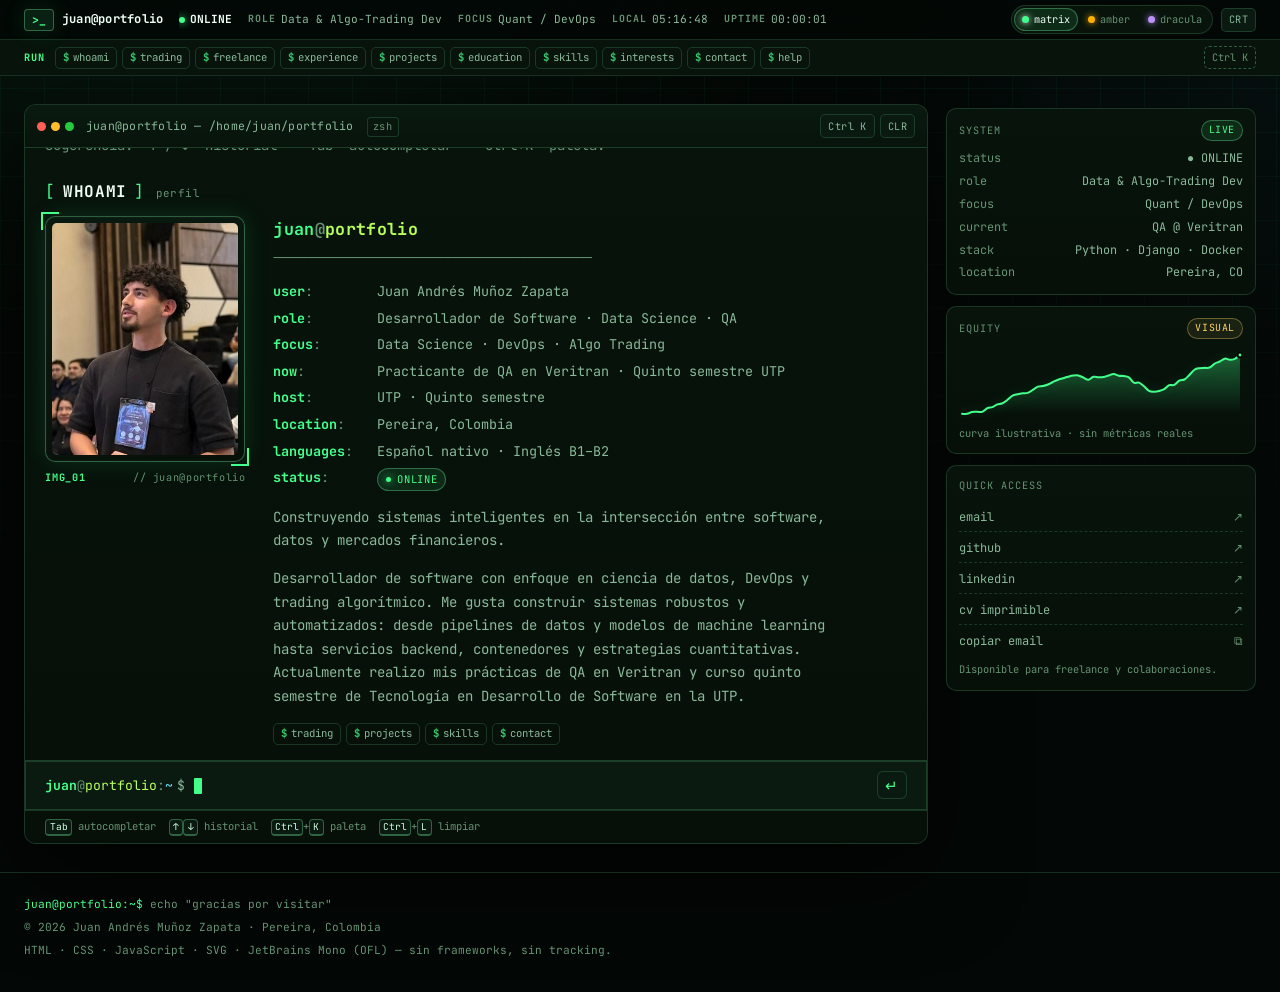
<file: index.html>
<!DOCTYPE html>
<html lang="es">
<head>
    <meta charset="UTF-8">
    <meta name="viewport" content="width=device-width, initial-scale=1.0">
    <title>Portafolio — Juan Andrés Muñoz Zapata</title>
    <meta http-equiv="refresh" content="0; url=project_code/index.html">
    <link rel="canonical" href="project_code/index.html">
    <script>window.location.replace("project_code/index.html");</script>
</head>
<body style="font-family: monospace; background:#030705; color:#d3ffe0; padding: 24px;">
    <p>Abriendo el portafolio… Si no redirige, entra a <a href="project_code/index.html" style="color:#43ff8b;">project_code/index.html</a>.</p>
</body>
</html>
</file>
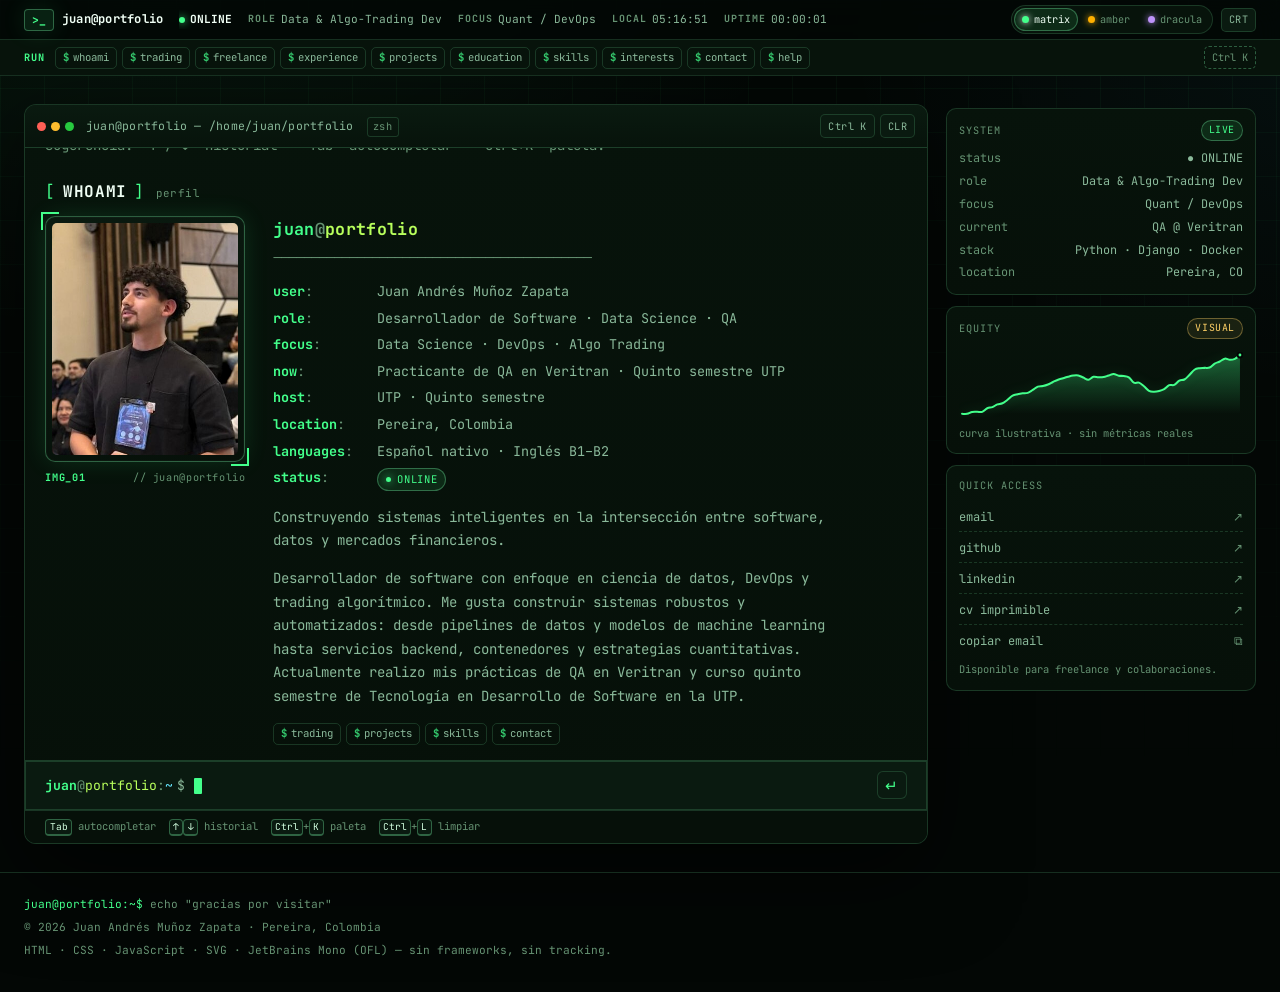
<file: project_code/index.html>
<!DOCTYPE html>
<html lang="es" data-theme="matrix" data-crt="off">
<head>
    <meta charset="UTF-8">
    <meta name="viewport" content="width=device-width, initial-scale=1.0">
    <title>Juan Andrés Muñoz Zapata — Software, Data &amp; Algo Trading</title>
    <meta name="description" content="Portafolio terminal de Juan Andrés Muñoz Zapata: desarrollo de software, ciencia de datos, DevOps, QA y trading algorítmico. Explora con comandos o con un clic.">
    <meta name="author" content="Juan Andrés Muñoz Zapata">
    <meta name="robots" content="index,follow">
    <meta name="theme-color" content="#030705">
    <meta name="color-scheme" content="dark">
    <meta property="og:type" content="website">
    <meta property="og:title" content="Juan Andrés Muñoz Zapata — Software, Data &amp; Algo Trading">
    <meta property="og:description" content="Terminal interactiva con mi perfil, proyectos, experiencia, stack y enfoque en trading algorítmico.">
    <meta property="og:image" content="assets/img/foto_juan-card.jpeg">
    <meta property="og:locale" content="es_CO">

    <link rel="icon" href="data:image/svg+xml,%3Csvg xmlns='http://www.w3.org/2000/svg' viewBox='0 0 64 64'%3E%3Crect width='64' height='64' rx='12' fill='%23030705'/%3E%3Ctext x='32' y='43' font-family='monospace' font-size='28' fill='%2343ff8b' text-anchor='middle'%3E%3E_%3C/text%3E%3C/svg%3E">
    <link rel="preload" href="assets/fonts/jetbrains-mono-400.woff2" as="font" type="font/woff2" crossorigin>
    <link rel="stylesheet" href="css/fonts.css">
    <link rel="stylesheet" href="css/tokens.css">
    <link rel="stylesheet" href="css/themes.css">
    <link rel="stylesheet" href="css/terminal.css">

    <script type="application/ld+json">
    {
        "@context": "https://schema.org",
        "@type": "Person",
        "name": "Juan Andrés Muñoz Zapata",
        "jobTitle": "Desarrollador de Software · Data Science · QA",
        "email": "mailto:juanandresm2006@gmail.com",
        "image": "assets/img/foto_juan-card.jpeg",
        "sameAs": [
            "https://github.com/JuanTrader500",
            "https://www.linkedin.com/in/juan-andres-mu%C3%B1oz-zapata-89b158286"
        ],
        "address": {
            "@type": "PostalAddress",
            "addressLocality": "Pereira",
            "addressCountry": "CO"
        },
        "alumniOf": {
            "@type": "CollegeOrUniversity",
            "name": "Universidad Tecnológica de Pereira"
        },
        "knowsAbout": [
            "Software Development",
            "Data Science",
            "Machine Learning",
            "DevOps",
            "Quality Assurance",
            "Algorithmic Trading",
            "Python",
            "Django",
            "Docker"
        ]
    }
    </script>
</head>
<body>
    <a class="skip-link" href="#terminal-input">Saltar a la terminal</a>
    <div class="crt-overlay" aria-hidden="true"></div>

    <header class="topbar">
        <div class="statusbar">
            <div class="status-brand">
                <span class="brand-mark" aria-hidden="true">&gt;_</span>
                <span class="brand-text">juan@portfolio</span>
            </div>

            <div class="status-items" role="group" aria-label="Estado del sistema">
                <span class="status-item">
                    <span class="status-dot" aria-hidden="true"></span>
                    <strong>ONLINE</strong>
                </span>
                <span class="status-item hide-sm">
                    <span class="status-key">ROLE</span>
                    Data &amp; Algo-Trading Dev
                </span>
                <span class="status-item hide-xs">
                    <span class="status-key">FOCUS</span>
                    Quant / DevOps
                </span>
                <span class="status-item">
                    <span class="status-key">LOCAL</span>
                    <time id="stat-clock">--:--:--</time>
                </span>
                <span class="status-item hide-sm">
                    <span class="status-key">UPTIME</span>
                    <span id="stat-uptime">00:00:00</span>
                </span>
            </div>

            <div class="status-actions">
                <div class="theme-switch" role="group" aria-label="Tema de consola">
                    <button class="theme-btn" type="button" data-theme-set="matrix" aria-label="Tema Matrix" aria-pressed="true" title="Matrix">
                        <span class="theme-dot theme-dot--matrix" aria-hidden="true"></span>
                        <span class="theme-name">matrix</span>
                    </button>
                    <button class="theme-btn" type="button" data-theme-set="amber" aria-label="Tema Bloomberg Amber" aria-pressed="false" title="Bloomberg Amber">
                        <span class="theme-dot theme-dot--amber" aria-hidden="true"></span>
                        <span class="theme-name">amber</span>
                    </button>
                    <button class="theme-btn" type="button" data-theme-set="dracula" aria-label="Tema Dracula" aria-pressed="false" title="Dracula">
                        <span class="theme-dot theme-dot--dracula" aria-hidden="true"></span>
                        <span class="theme-name">dracula</span>
                    </button>
                </div>
                <button class="icon-btn" type="button" data-crt-toggle aria-pressed="false" title="Activar efecto CRT">CRT</button>
            </div>
        </div>

        <nav class="cmdbar" aria-label="Comandos rápidos">
            <span class="cmdbar-label">RUN</span>
            <button class="cmd-chip" type="button" data-command="whoami"><span class="chip-prefix">$</span>whoami</button>
            <button class="cmd-chip" type="button" data-command="trading"><span class="chip-prefix">$</span>trading</button>
            <button class="cmd-chip" type="button" data-command="freelance"><span class="chip-prefix">$</span>freelance</button>
            <button class="cmd-chip" type="button" data-command="experience"><span class="chip-prefix">$</span>experience</button>
            <button class="cmd-chip" type="button" data-command="projects"><span class="chip-prefix">$</span>projects</button>
            <button class="cmd-chip" type="button" data-command="education"><span class="chip-prefix">$</span>education</button>
            <button class="cmd-chip" type="button" data-command="skills"><span class="chip-prefix">$</span>skills</button>
            <button class="cmd-chip" type="button" data-command="interests"><span class="chip-prefix">$</span>interests</button>
            <button class="cmd-chip" type="button" data-command="contact"><span class="chip-prefix">$</span>contact</button>
            <button class="cmd-chip" type="button" data-command="help"><span class="chip-prefix">$</span>help</button>
            <button class="cmdbar-palette" type="button" data-palette aria-haspopup="dialog" aria-keyshortcuts="Control+K" title="Abrir paleta de comandos (Ctrl+K)">Ctrl K</button>
        </nav>
    </header>

    <main id="main" class="layout">
        <section class="terminal-window" aria-label="Terminal interactiva del portafolio">
            <div class="window-bar">
                <div class="window-dots" aria-hidden="true">
                    <span></span><span></span><span></span>
                </div>
                <div class="window-title">
                    juan@portfolio — /home/juan/portfolio
                    <span class="window-badge">zsh</span>
                </div>
                <div class="window-actions">
                    <button class="icon-btn" type="button" data-palette aria-haspopup="dialog" aria-keyshortcuts="Control+K" title="Paleta de comandos (Ctrl+K)" aria-label="Abrir paleta de comandos">Ctrl K</button>
                    <button class="icon-btn" type="button" data-clear title="Limpiar terminal (Ctrl+L)" aria-label="Limpiar terminal">CLR</button>
                </div>
            </div>

            <div
                id="terminal-output"
                class="terminal-output"
                role="log"
                aria-live="polite"
                aria-relevant="additions"
                aria-label="Salida de la terminal"
            ></div>

            <form id="terminal-form" class="prompt-row" autocomplete="off" novalidate>
                <label class="prompt-label" for="terminal-input">
                    <span class="prompt-user">juan</span><span class="prompt-at">@</span><span class="prompt-host">portfolio</span><span class="prompt-colon">:</span><span class="prompt-path">~</span><span class="prompt-dollar">$</span>
                </label>

                <div class="input-wrap">
                    <div id="input-mirror" class="input-mirror" aria-hidden="true">
                        <span id="mirror-content" class="mirror-content"></span>
                    </div>
                    <input
                        id="terminal-input"
                        class="terminal-input"
                        type="text"
                        name="command"
                        aria-label="Escribe un comando de terminal"
                        aria-describedby="completion-hint prompt-hints"
                        aria-controls="terminal-output"
                        aria-autocomplete="list"
                        autocomplete="off"
                        autocapitalize="off"
                        autocorrect="off"
                        spellcheck="false"
                        enterkeyhint="go"
                    >
                    <span id="input-placeholder" class="input-placeholder" aria-hidden="true">escribe un comando…</span>
                </div>

                <button class="run-btn" type="submit" aria-label="Ejecutar comando" title="Ejecutar">↵</button>
            </form>

            <div id="completion-hint" class="completion-hint" role="status" aria-live="polite"></div>

            <div id="prompt-hints" class="prompt-hints">
                <span><kbd>Tab</kbd> autocompletar</span>
                <span><kbd>↑</kbd><kbd>↓</kbd> historial</span>
                <span><kbd>Ctrl</kbd>+<kbd>K</kbd> paleta</span>
                <span><kbd>Ctrl</kbd>+<kbd>L</kbd> limpiar</span>
            </div>
        </section>

        <aside class="sidebar" aria-label="Panel de sistema">
            <section class="side-panel">
                <div class="side-head">
                    <span>SYSTEM</span>
                    <span class="badge badge--ok">LIVE</span>
                </div>
                <dl class="side-kv">
                    <dt>status</dt><dd>● ONLINE</dd>
                    <dt>role</dt><dd>Data &amp; Algo-Trading Dev</dd>
                    <dt>focus</dt><dd>Quant / DevOps</dd>
                    <dt>current</dt><dd>QA @ Veritran</dd>
                    <dt>stack</dt><dd>Python · Django · Docker</dd>
                    <dt>location</dt><dd>Pereira, CO</dd>
                </dl>
            </section>

            <section class="side-panel">
                <div class="side-head">
                    <span>EQUITY</span>
                    <span class="badge badge--warn">VISUAL</span>
                </div>
                <div class="sparkline" data-sparkline="equity" data-seed="17" data-points="56"></div>
                <div class="side-note">curva ilustrativa · sin métricas reales</div>
            </section>

            <section class="side-panel">
                <div class="side-head">
                    <span>QUICK ACCESS</span>
                </div>
                <div class="side-links">
                    <a href="mailto:juanandresm2006@gmail.com">email</a>
                    <a href="https://github.com/JuanTrader500" target="_blank" rel="noopener noreferrer">github</a>
                    <a href="https://www.linkedin.com/in/juan-andres-mu%C3%B1oz-zapata-89b158286" target="_blank" rel="noopener noreferrer">linkedin</a>
                    <a href="cv.html" target="_blank" rel="noopener noreferrer">cv imprimible</a>
                    <button type="button" data-copy="juanandresm2006@gmail.com">copiar email</button>
                </div>
                <div class="side-note">Disponible para freelance y colaboraciones.</div>
            </section>
        </aside>
    </main>

    <footer class="site-footer">
        <p><span class="footer-prompt">juan@portfolio:~$</span> echo "gracias por visitar"</p>
        <p>© <span id="year">2026</span> Juan Andrés Muñoz Zapata · Pereira, Colombia</p>
        <p>HTML · CSS · JavaScript · SVG · JetBrains Mono (OFL) — sin frameworks, sin tracking.</p>
    </footer>

    <div id="toast-root" class="toast-root" aria-live="polite" aria-atomic="true"></div>

    <div id="palette" class="palette" hidden>
        <div class="palette-backdrop" data-palette-close></div>
        <div class="palette-window" role="dialog" aria-modal="true" aria-labelledby="palette-title">
            <div class="palette-head">
                <span id="palette-title">COMMAND PALETTE</span>
                <button type="button" data-palette-close aria-label="Cerrar paleta">ESC</button>
            </div>
            <input
                id="palette-input"
                type="text"
                placeholder="Buscar comando…"
                autocomplete="off"
                spellcheck="false"
                role="combobox"
                aria-expanded="false"
                aria-label="Buscar comando"
                aria-labelledby="palette-title"
                aria-controls="palette-list"
                aria-autocomplete="list"
            >
            <!-- La paleta necesita filtrado y descripciones; un select nativo no cubre el patrón. -->
            <!-- [html-validate-disable-next prefer-native-element] -->
            <div id="palette-list" class="palette-list" role="listbox" aria-label="Comandos" aria-labelledby="palette-title"></div>
            <div class="palette-foot">
                <kbd>↑</kbd><kbd>↓</kbd> navegar · <kbd>Enter</kbd> ejecutar · <kbd>Esc</kbd> cerrar
            </div>
        </div>
    </div>

    <noscript>
        <div class="no-js">
            <strong>Esta terminal necesita JavaScript.</strong>
            Puedes escribirme a <a href="mailto:juanandresm2006@gmail.com">juanandresm2006@gmail.com</a>,
            ver mi <a href="https://github.com/JuanTrader500">GitHub</a> o abrir mi
            <a href="cv.html">CV imprimible</a>.
        </div>
    </noscript>

    <script src="js/data.js" defer></script>
    <script src="js/ui.js" defer></script>
    <script src="js/visuals.js" defer></script>
    <script src="js/commands.js" defer></script>
    <script src="js/terminal.js" defer></script>
    <script src="js/effects.js" defer></script>
    <script src="js/app.js" defer></script>
</body>
</html>
</file>
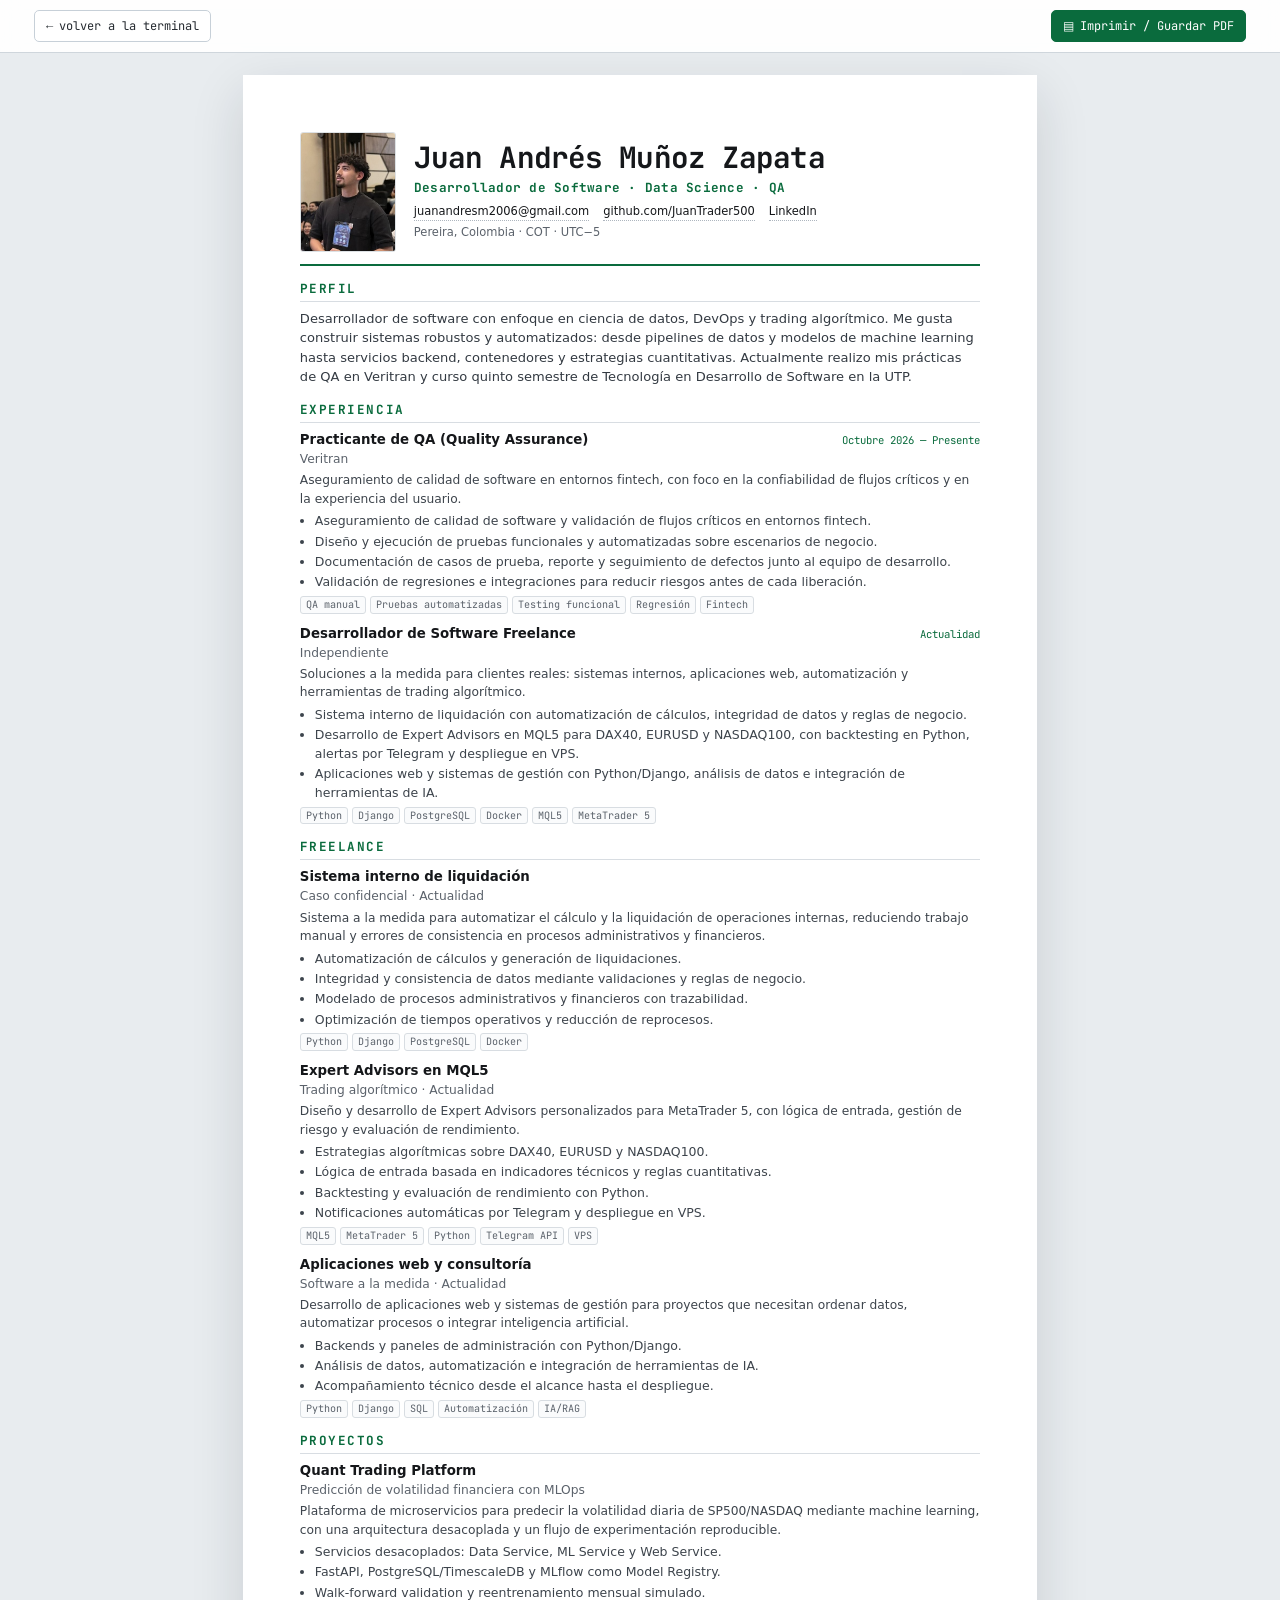
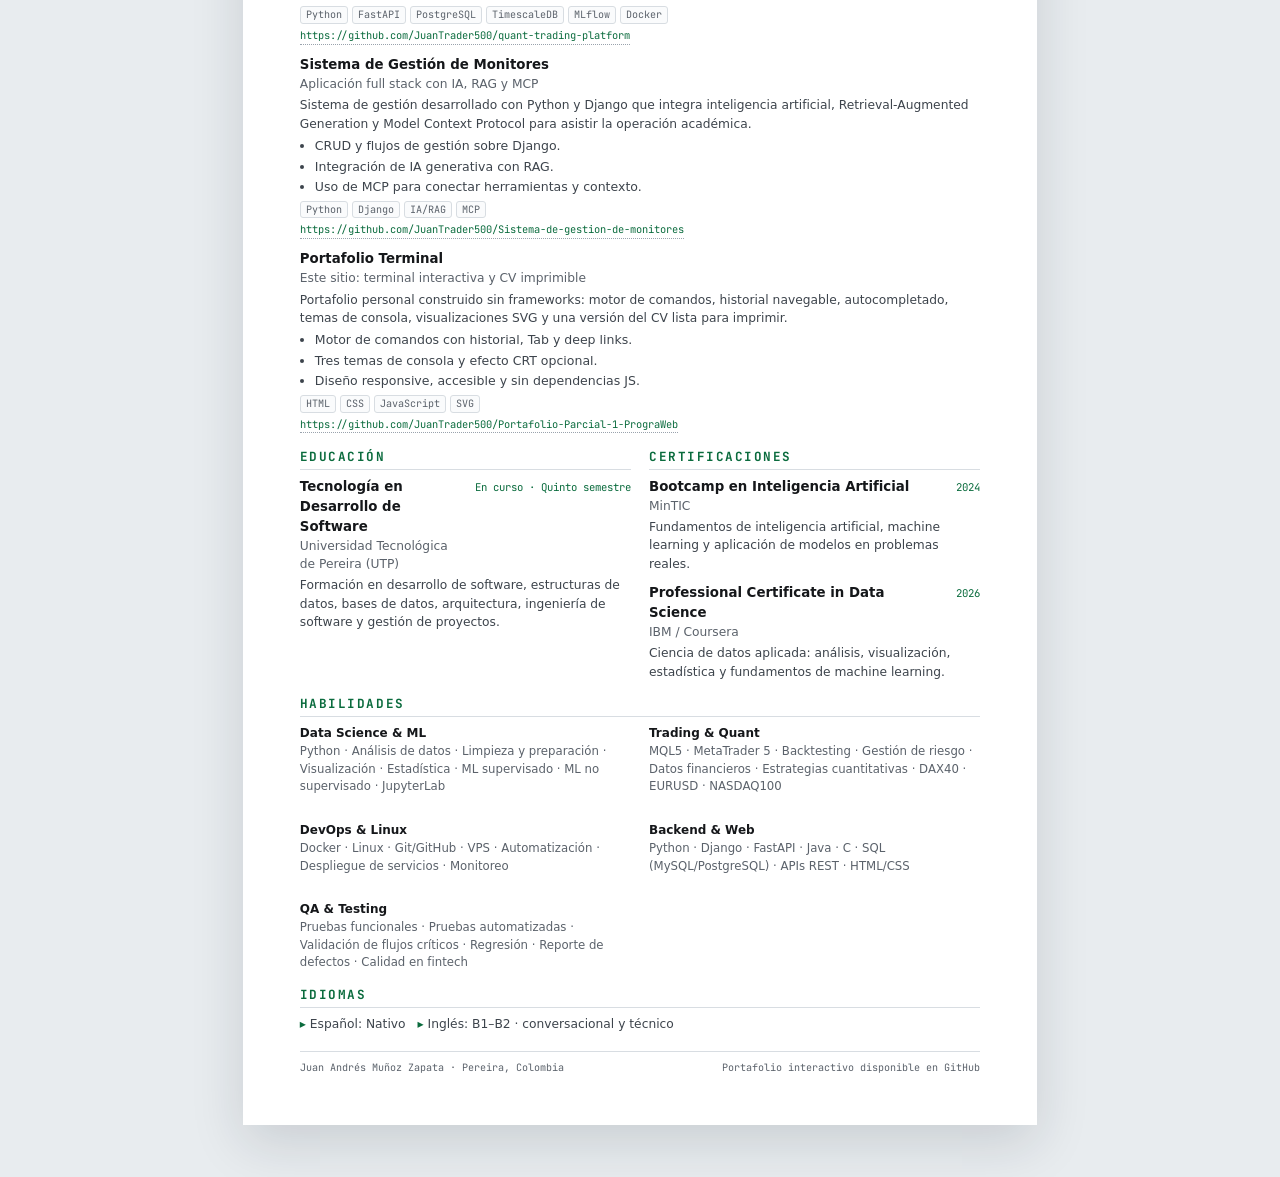
<file: project_code/cv.html>
<!DOCTYPE html>
<html lang="es">
<head>
    <meta charset="UTF-8">
    <meta name="viewport" content="width=device-width, initial-scale=1.0">
    <title>CV — Juan Andrés Muñoz Zapata</title>
    <meta name="description" content="CV de Juan Andrés Muñoz Zapata: desarrollo de software, ciencia de datos, QA, DevOps y trading algorítmico.">
    <meta name="robots" content="noindex,follow">
    <meta name="theme-color" content="#0a6b3d">
    <link rel="icon" href="data:image/svg+xml,%3Csvg xmlns='http://www.w3.org/2000/svg' viewBox='0 0 64 64'%3E%3Crect width='64' height='64' rx='12' fill='%230a6b3d'/%3E%3Ctext x='32' y='43' font-family='monospace' font-size='28' fill='%23ffffff' text-anchor='middle'%3E%3E_%3C/text%3E%3C/svg%3E">
    <link rel="preload" href="assets/fonts/jetbrains-mono-400.woff2" as="font" type="font/woff2" crossorigin>
    <link rel="stylesheet" href="css/fonts.css">
    <link rel="stylesheet" href="css/print.css">
</head>
<body>
    <div class="cv-toolbar no-print">
        <a href="index.html">← <span>volver a la terminal</span></a>
        <button id="cv-print" type="button">▤ <span>Imprimir / Guardar PDF</span></button>
    </div>

    <main id="cv-root" class="cv-sheet" aria-label="Currículum de Juan Andrés Muñoz Zapata"></main>

    <noscript>
        <div class="cv-noscript">
            Este CV se genera con JavaScript. Puedes contactarme en
            <a href="mailto:juanandresm2006@gmail.com">juanandresm2006@gmail.com</a>
            o ver mi <a href="https://github.com/JuanTrader500">GitHub</a>.
        </div>
    </noscript>

    <script src="js/data.js" defer></script>
    <script src="js/cv.js" defer></script>
</body>
</html>
</file>
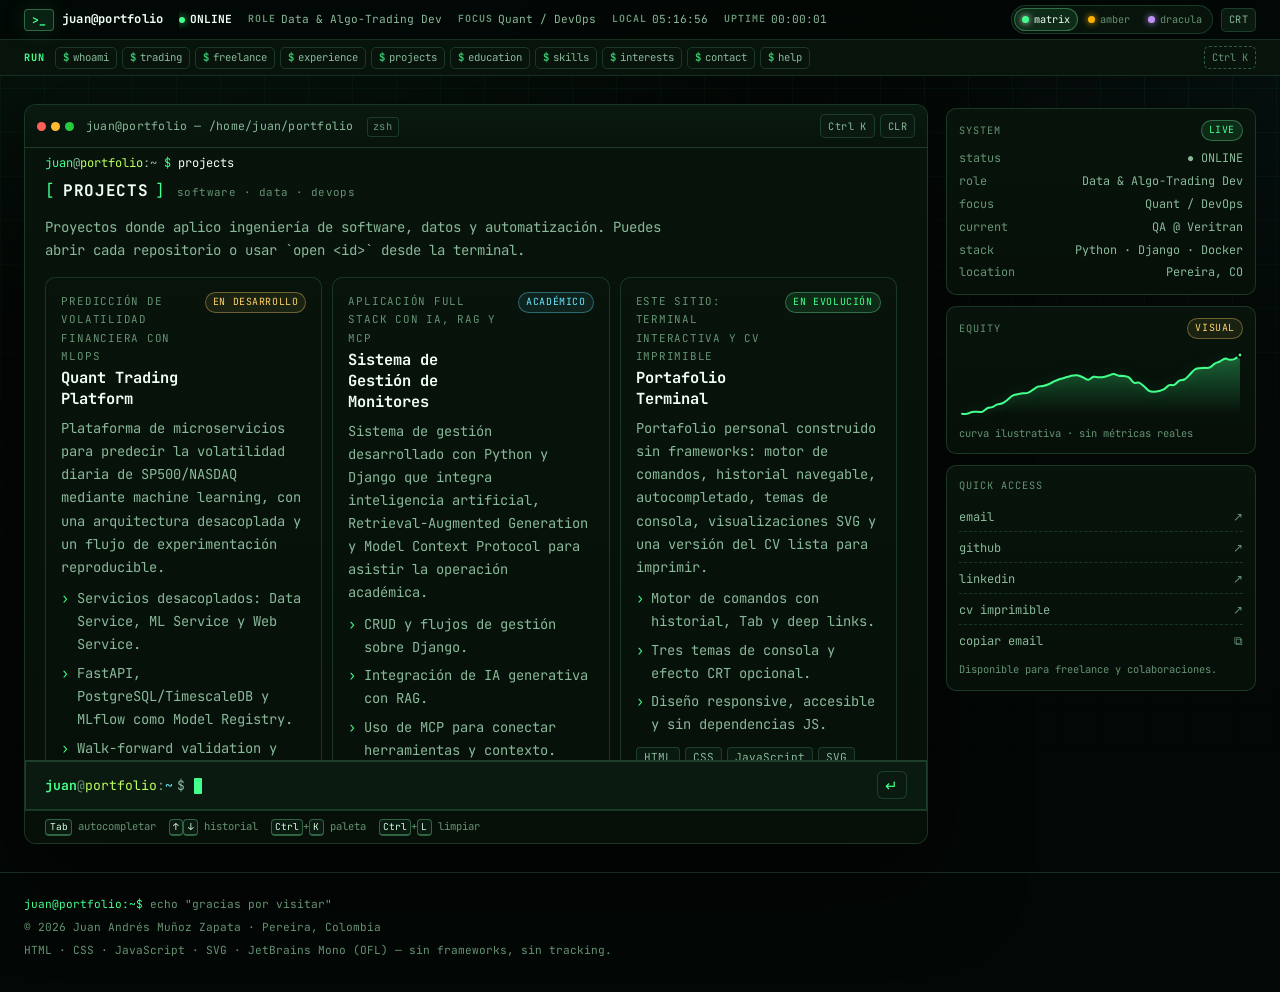
<file: project_code/proyectos.html>
<!DOCTYPE html>
<html lang="es">
<head>
    <meta charset="UTF-8">
    <meta name="viewport" content="width=device-width, initial-scale=1.0">
    <title>Redirigiendo… | Juan Andrés Muñoz Zapata</title>
    <meta http-equiv="refresh" content="0; url=index.html#projects">
    <link rel="canonical" href="index.html#projects">
    <script>window.location.replace("index.html#projects");</script>
</head>
<body style="font-family: monospace; background:#030705; color:#d3ffe0; padding: 24px;">
    <p>Redirigiendo a <a href="index.html#projects" style="color:#43ff8b;">los proyectos</a>…</p>
</body>
</html>
</file>
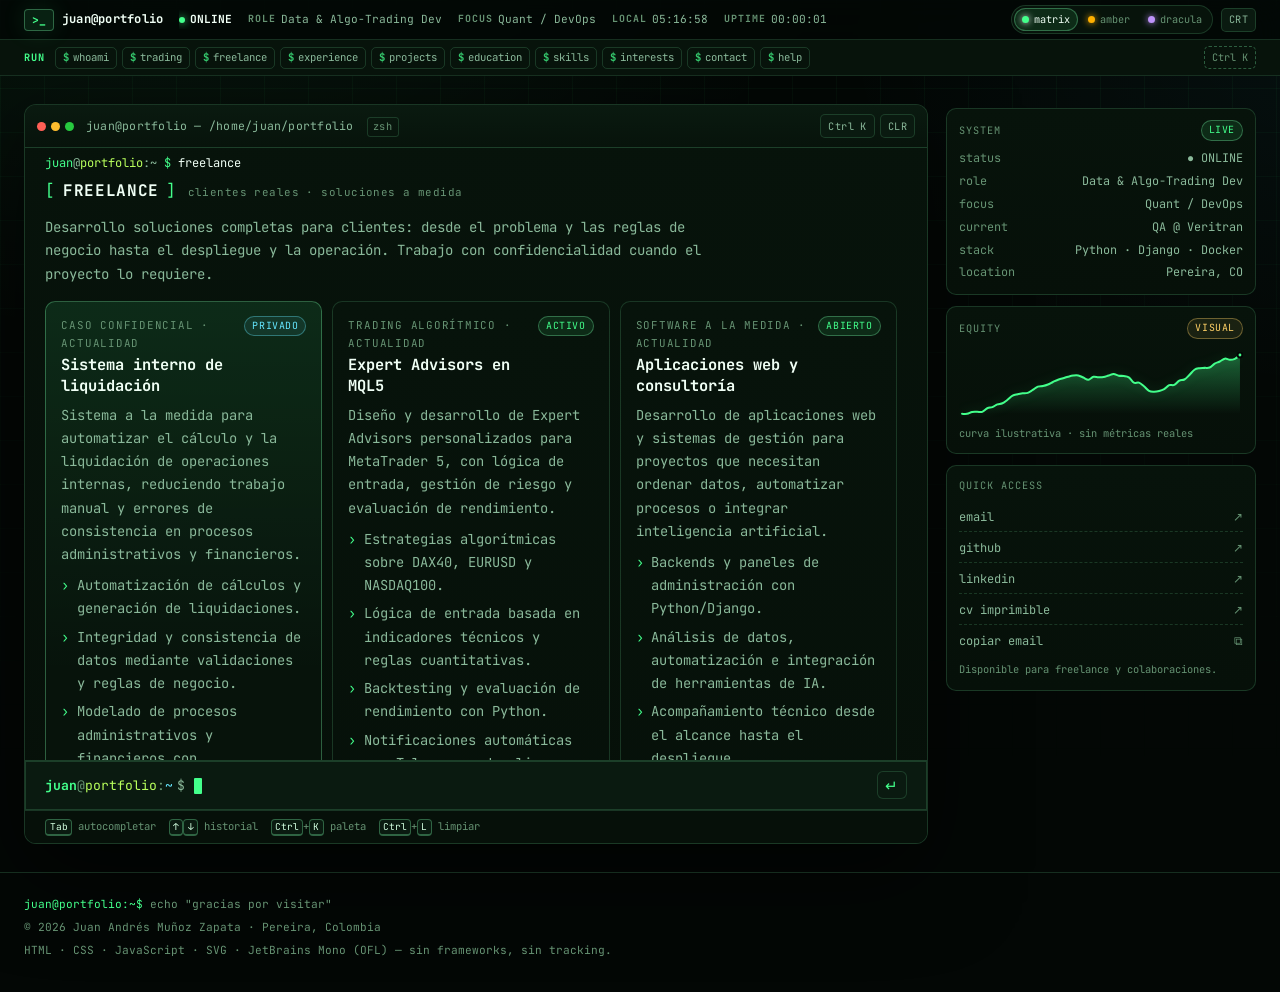
<file: project_code/servicios.html>
<!DOCTYPE html>
<html lang="es">
<head>
    <meta charset="UTF-8">
    <meta name="viewport" content="width=device-width, initial-scale=1.0">
    <title>Redirigiendo… | Juan Andrés Muñoz Zapata</title>
    <meta http-equiv="refresh" content="0; url=index.html#freelance">
    <link rel="canonical" href="index.html#freelance">
    <script>window.location.replace("index.html#freelance");</script>
</head>
<body style="font-family: monospace; background:#030705; color:#d3ffe0; padding: 24px;">
    <p>Redirigiendo a <a href="index.html#freelance" style="color:#43ff8b;">freelance</a>…</p>
</body>
</html>
</file>
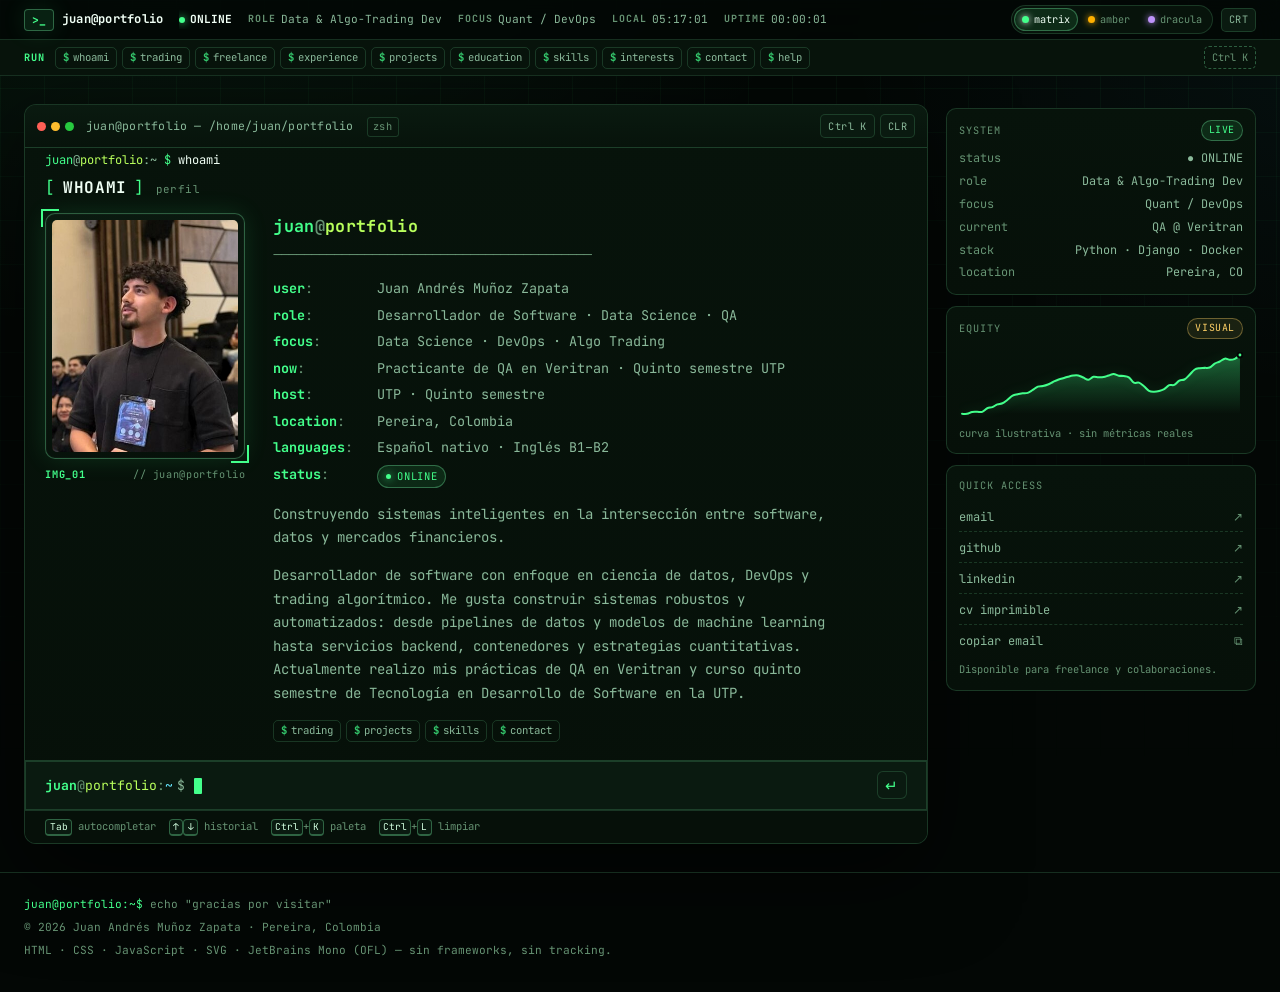
<file: project_code/sobre-mi.html>
<!DOCTYPE html>
<html lang="es">
<head>
    <meta charset="UTF-8">
    <meta name="viewport" content="width=device-width, initial-scale=1.0">
    <title>Redirigiendo… | Juan Andrés Muñoz Zapata</title>
    <meta http-equiv="refresh" content="0; url=index.html#whoami">
    <link rel="canonical" href="index.html#whoami">
    <script>window.location.replace("index.html#whoami");</script>
</head>
<body style="font-family: monospace; background:#030705; color:#d3ffe0; padding: 24px;">
    <p>Redirigiendo a <a href="index.html#whoami" style="color:#43ff8b;">la terminal</a>…</p>
</body>
</html>
</file>
<file: project_code/css/fonts.css>
/* JetBrains Mono — SIL Open Font License 1.1
   Archivos self-hosted para que el sitio funcione sin CDN ni conexión. */
@font-face {
    font-family: "JetBrains Mono";
    src: url("../assets/fonts/jetbrains-mono-400.woff2") format("woff2");
    font-weight: 400;
    font-style: normal;
    font-display: swap;
}

@font-face {
    font-family: "JetBrains Mono";
    src: url("../assets/fonts/jetbrains-mono-700.woff2") format("woff2");
    font-weight: 700;
    font-style: normal;
    font-display: swap;
}
</file>
<file: project_code/css/tokens.css>
/* ==========================================================================
   tokens.css — reset, tipografía y utilidades base
   ========================================================================== */

*,
*::before,
*::after {
    box-sizing: border-box;
}

:root {
    --mono: "JetBrains Mono", ui-monospace, SFMono-Regular, Menlo, Consolas,
        "Liberation Mono", monospace;
    --mono-system: ui-monospace, SFMono-Regular, Menlo, Consolas,
        "Liberation Mono", monospace;
    --sans: system-ui, -apple-system, BlinkMacSystemFont, "Segoe UI", Roboto,
        Helvetica, Arial, sans-serif;
    --fs: clamp(12.5px, 0.22vw + 11.7px, 14px);
    --lh: 1.68;
    --maxw: 1280px;
    --radius: 12px;
    --radius-sm: 7px;
    --ease: 180ms cubic-bezier(0.2, 0.7, 0.3, 1);
    --focus: 0 0 0 2px var(--bg), 0 0 0 4px var(--accent);
}

html {
    scroll-behavior: smooth;
    -webkit-text-size-adjust: 100%;
}

body {
    margin: 0;
    min-height: 100vh;
    background-color: var(--bg);
    background-image:
        radial-gradient(1100px 720px at 12% -12%, var(--glow-a), transparent 62%),
        radial-gradient(900px 620px at 106% 4%, var(--glow-b), transparent 58%);
    background-attachment: fixed;
    color: var(--text);
    font-family: var(--mono);
    font-size: var(--fs);
    line-height: var(--lh);
    font-variant-ligatures: none;
    overflow-x: hidden;
}

body::before {
    content: "";
    position: fixed;
    inset: 0;
    z-index: 0;
    pointer-events: none;
    background-image:
        linear-gradient(var(--grid) 1px, transparent 1px),
        linear-gradient(90deg, var(--grid) 1px, transparent 1px);
    background-size: 44px 44px;
    -webkit-mask-image: linear-gradient(to bottom, #000 0%, transparent 88%);
    mask-image: linear-gradient(to bottom, #000 0%, transparent 88%);
}

h1,
h2,
h3,
h4,
p,
ul,
ol,
dl,
dd,
figure {
    margin: 0;
}

ul,
ol {
    padding: 0;
    list-style: none;
}

img {
    display: block;
    max-width: 100%;
}

a {
    color: var(--accent);
    text-decoration-thickness: 1px;
    text-underline-offset: 3px;
}

a:hover {
    color: var(--accent-2);
}

button,
input,
textarea,
select {
    font: inherit;
    color: inherit;
}

button {
    cursor: pointer;
}

::selection {
    background: var(--selection);
    color: var(--text-strong);
}

:focus-visible {
    outline: 2px solid var(--accent);
    outline-offset: 3px;
}

* {
    scrollbar-width: thin;
    scrollbar-color: var(--border-strong) transparent;
}

*::-webkit-scrollbar {
    width: 8px;
    height: 8px;
}

*::-webkit-scrollbar-track {
    background: transparent;
}

*::-webkit-scrollbar-thumb {
    background: var(--border-strong);
    border-radius: 99px;
}

kbd {
    display: inline-block;
    min-width: 1.55em;
    padding: 0 0.32em;
    border: 1px solid var(--border-strong);
    border-bottom-width: 2px;
    border-radius: 4px;
    background: var(--panel-2);
    color: var(--text);
    font-family: var(--mono);
    font-size: 0.78em;
    line-height: 1.45;
    text-align: center;
}

.sr-only {
    position: absolute;
    width: 1px;
    height: 1px;
    margin: -1px;
    padding: 0;
    overflow: hidden;
    clip: rect(0, 0, 0, 0);
    white-space: nowrap;
    border: 0;
}

.skip-link {
    position: fixed;
    top: -100px;
    left: 12px;
    z-index: 300;
    padding: 0.6rem 0.9rem;
    border: 1px solid var(--accent);
    border-radius: var(--radius-sm);
    background: var(--panel);
    color: var(--text-strong);
    font-weight: 700;
    text-decoration: none;
    transition: top var(--ease);
}

.skip-link:focus {
    top: 12px;
}

@media (prefers-reduced-motion: reduce) {
    html {
        scroll-behavior: auto;
    }

    *,
    *::before,
    *::after {
        animation-duration: 0.001ms !important;
        animation-iteration-count: 1 !important;
        transition-duration: 0.001ms !important;
        scroll-behavior: auto !important;
    }
}
</file>
<file: project_code/css/themes.css>
/* ==========================================================================
   themes.css — Matrix, Bloomberg Amber y Dracula
   ========================================================================== */

html[data-theme="matrix"] {
    color-scheme: dark;
    --bg: #030705;
    --bg-elev: #061009;
    --panel: #07130b;
    --panel-2: #0a1a10;
    --panel-3: #0d2216;
    --text: #d3ffe0;
    --text-strong: #f0fff5;
    --text-dim: #8ab99a;
    --text-faint: #669373;
    --accent: #43ff8b;
    --accent-2: #b8ff5c;
    --accent-3: #36d6ff;
    --accent-soft: rgba(67, 255, 139, 0.1);
    --accent-soft-2: rgba(67, 255, 139, 0.18);
    --border: rgba(126, 255, 174, 0.16);
    --border-strong: rgba(126, 255, 174, 0.32);
    --danger: #ff6b6b;
    --warning: #ffd166;
    --info: #65e7ff;
    --selection: rgba(67, 255, 139, 0.25);
    --shadow: 0 30px 90px rgba(0, 0, 0, 0.6);
    --glow: 0 0 24px rgba(67, 255, 139, 0.12);
    --glow-a: rgba(67, 255, 139, 0.075);
    --glow-b: rgba(54, 214, 255, 0.045);
    --grid: rgba(67, 255, 139, 0.045);
    --scanline: rgba(0, 0, 0, 0.22);
    --photo-filter: saturate(0.92) contrast(1.05);
}

html[data-theme="amber"] {
    color-scheme: dark;
    --bg: #0a0702;
    --bg-elev: #100b03;
    --panel: #120d04;
    --panel-2: #171006;
    --panel-3: #1e1508;
    --text: #ffe2b0;
    --text-strong: #fff4dc;
    --text-dim: #bd9255;
    --text-faint: #9e7b49;
    --accent: #ffb000;
    --accent-2: #ffd166;
    --accent-3: #5bd6ff;
    --accent-soft: rgba(255, 176, 0, 0.1);
    --accent-soft-2: rgba(255, 176, 0, 0.18);
    --border: rgba(255, 190, 70, 0.16);
    --border-strong: rgba(255, 190, 70, 0.34);
    --danger: #ff5c5c;
    --warning: #ffe08a;
    --info: #5bd6ff;
    --selection: rgba(255, 176, 0, 0.26);
    --shadow: 0 30px 90px rgba(0, 0, 0, 0.62);
    --glow: 0 0 24px rgba(255, 176, 0, 0.13);
    --glow-a: rgba(255, 176, 0, 0.06);
    --glow-b: rgba(91, 214, 255, 0.035);
    --grid: rgba(255, 176, 0, 0.045);
    --scanline: rgba(0, 0, 0, 0.24);
    --photo-filter: sepia(0.18) saturate(0.95) contrast(1.04);
}

html[data-theme="dracula"] {
    color-scheme: dark;
    --bg: #16171f;
    --bg-elev: #1b1c26;
    --panel: #1e1f29;
    --panel-2: #242531;
    --panel-3: #2b2c3b;
    --text: #f8f8f2;
    --text-strong: #ffffff;
    --text-dim: #b0b1c9;
    --text-faint: #8b8ca8;
    --accent: #bd93f9;
    --accent-2: #ff79c6;
    --accent-3: #8be9fd;
    --accent-soft: rgba(189, 147, 249, 0.12);
    --accent-soft-2: rgba(189, 147, 249, 0.22);
    --border: rgba(189, 147, 249, 0.18);
    --border-strong: rgba(189, 147, 249, 0.38);
    --danger: #ff5555;
    --warning: #f1fa8c;
    --info: #8be9fd;
    --selection: rgba(189, 147, 249, 0.28);
    --shadow: 0 30px 90px rgba(0, 0, 0, 0.48);
    --glow: 0 0 24px rgba(189, 147, 249, 0.14);
    --glow-a: rgba(189, 147, 249, 0.08);
    --glow-b: rgba(255, 121, 198, 0.045);
    --grid: rgba(189, 147, 249, 0.045);
    --scanline: rgba(0, 0, 0, 0.2);
    --photo-filter: saturate(0.95) contrast(1.03);
}

/* Efecto CRT opcional ------------------------------------------------------- */

.crt-overlay {
    position: fixed;
    inset: 0;
    z-index: 250;
    pointer-events: none;
    opacity: 0;
    transition: opacity 260ms ease;
    background: repeating-linear-gradient(
        to bottom,
        transparent 0,
        transparent 2px,
        var(--scanline) 2px,
        var(--scanline) 3px
    );
    mix-blend-mode: multiply;
}

.crt-overlay::after {
    content: "";
    position: absolute;
    inset: 0;
    background: radial-gradient(
        ellipse at center,
        transparent 46%,
        rgba(0, 0, 0, 0.26) 100%
    );
}

html[data-crt="on"] .crt-overlay {
    opacity: 1;
}

html[data-crt="on"] .terminal-window {
    box-shadow: var(--shadow), inset 0 0 60px rgba(0, 0, 0, 0.18);
}

@media (prefers-reduced-motion: no-preference) {
    html[data-crt="on"] .crt-overlay {
        animation: crt-flicker 7s steps(1) infinite;
    }
}

@keyframes crt-flicker {
    0%,
    96%,
    100% {
        filter: none;
    }
    97% {
        filter: brightness(1.04);
    }
    98% {
        filter: brightness(0.98);
    }
}
</file>
<file: project_code/css/terminal.css>
/* ==========================================================================
   terminal.css — shell, terminal, componentes de salida y responsive
   ========================================================================== */

/* Topbar ------------------------------------------------------------------ */

.topbar {
    position: sticky;
    top: 0;
    z-index: 100;
    border-bottom: 1px solid var(--border);
    background: var(--bg);
    background: color-mix(in srgb, var(--bg) 86%, transparent);
    -webkit-backdrop-filter: blur(14px) saturate(1.15);
    backdrop-filter: blur(14px) saturate(1.15);
}

.statusbar {
    display: flex;
    align-items: center;
    gap: 16px;
    min-height: 38px;
    padding: 5px clamp(12px, 2vw, 24px);
    border-bottom: 1px solid var(--border);
}

.status-brand {
    display: inline-flex;
    align-items: center;
    gap: 8px;
    flex: 0 0 auto;
    font-size: 0.76rem;
    font-weight: 700;
    letter-spacing: 0.02em;
}

.brand-mark {
    display: inline-grid;
    place-items: center;
    min-width: 30px;
    height: 22px;
    padding: 0 6px;
    border: 1px solid var(--border-strong);
    border-radius: 4px;
    background: var(--accent-soft);
    color: var(--accent);
    font-size: 0.72rem;
    box-shadow: var(--glow);
}

.brand-text {
    color: var(--text-strong);
}

.status-items {
    display: flex;
    align-items: center;
    gap: 16px;
    min-width: 0;
    overflow: hidden;
}

.status-item {
    display: inline-flex;
    align-items: center;
    gap: 5px;
    color: var(--text-dim);
    font-size: 0.7rem;
    white-space: nowrap;
}

.status-item strong {
    color: var(--text-strong);
    font-weight: 700;
}

.status-key {
    color: var(--text-faint);
    font-size: 0.62rem;
    font-weight: 700;
    letter-spacing: 0.1em;
}

.status-dot {
    width: 6px;
    height: 6px;
    border-radius: 50%;
    background: var(--accent);
    box-shadow: 0 0 9px var(--accent);
    animation: status-pulse 2.4s ease-in-out infinite;
}

.status-actions {
    display: flex;
    align-items: center;
    gap: 8px;
    margin-left: auto;
}

.theme-switch {
    display: flex;
    align-items: center;
    gap: 2px;
    padding: 2px;
    border: 1px solid var(--border);
    border-radius: 999px;
    background: var(--panel);
}

.theme-btn {
    display: inline-flex;
    align-items: center;
    gap: 5px;
    padding: 2px 7px;
    border: 1px solid transparent;
    border-radius: 999px;
    background: transparent;
    color: var(--text-faint);
    font-size: 0.64rem;
    transition: border-color var(--ease), background var(--ease), color var(--ease);
}

.theme-btn:hover {
    border-color: var(--border);
    color: var(--text);
}

.theme-btn[aria-pressed="true"] {
    border-color: var(--border-strong);
    background: var(--accent-soft);
    color: var(--text-strong);
}

.theme-dot {
    width: 7px;
    height: 7px;
    border-radius: 50%;
    background: #43ff8b;
    box-shadow: 0 0 7px currentColor;
}

.theme-dot--amber {
    background: #ffb000;
    color: #ffb000;
}

.theme-dot--dracula {
    background: #bd93f9;
    color: #bd93f9;
}

.icon-btn {
    display: inline-grid;
    place-items: center;
    min-height: 24px;
    padding: 2px 7px;
    border: 1px solid var(--border);
    border-radius: 5px;
    background: var(--panel-2);
    color: var(--text-dim);
    font-size: 0.64rem;
    letter-spacing: 0.04em;
    transition: border-color var(--ease), background var(--ease), color var(--ease);
}

.icon-btn:hover,
.icon-btn[aria-pressed="true"] {
    border-color: var(--accent);
    background: var(--accent-soft);
    color: var(--text-strong);
}

/* Barra de comandos ------------------------------------------------------- */

.cmdbar {
    display: flex;
    align-items: center;
    gap: 5px;
    padding: 6px clamp(12px, 2vw, 24px);
    overflow-x: auto;
    white-space: nowrap;
    background: var(--panel);
    scrollbar-width: none;
}

.cmdbar::-webkit-scrollbar {
    display: none;
}

.cmdbar-label {
    flex: 0 0 auto;
    margin-right: 4px;
    color: var(--accent);
    font-size: 0.64rem;
    font-weight: 700;
    letter-spacing: 0.12em;
}

.cmdbar-palette {
    flex: 0 0 auto;
    margin-left: auto;
    padding: 2px 7px;
    border: 1px dashed var(--border-strong);
    border-radius: 5px;
    background: transparent;
    color: var(--text-faint);
    font-size: 0.64rem;
}

.cmdbar-palette:hover {
    border-color: var(--accent);
    color: var(--accent);
}

.cmd-chip {
    display: inline-flex;
    align-items: center;
    gap: 4px;
    flex: 0 0 auto;
    padding: 2px 7px;
    border: 1px solid var(--border);
    border-radius: 5px;
    background: transparent;
    color: var(--text-dim);
    font-size: 0.76em;
    line-height: 1.5;
    white-space: nowrap;
    transition: border-color var(--ease), background var(--ease), color var(--ease);
}

.cmd-chip:hover {
    border-color: var(--accent);
    background: var(--accent-soft);
    color: var(--text-strong);
}

.chip-prefix {
    color: var(--accent);
    opacity: 0.75;
    font-weight: 700;
}

.cmd-chips {
    display: flex;
    flex-wrap: wrap;
    gap: 5px;
    margin-top: 0.75rem;
}

/* Layout ------------------------------------------------------------------ */

.layout {
    position: relative;
    z-index: 1;
    display: grid;
    grid-template-columns: minmax(0, 1fr) 310px;
    align-items: start;
    gap: 18px;
    width: min(var(--maxw), 100%);
    margin: 0 auto;
    padding: clamp(14px, 2.4vw, 28px) clamp(12px, 2vw, 24px) 0;
}

/* Ventana de terminal ----------------------------------------------------- */

.terminal-window {
    min-width: 0;
    overflow: hidden;
    border: 1px solid var(--border);
    border-radius: var(--radius);
    background: linear-gradient(180deg, var(--panel), var(--bg-elev));
    box-shadow: var(--shadow), inset 0 1px 0 rgba(255, 255, 255, 0.03);
}

.window-bar {
    display: flex;
    align-items: center;
    gap: 12px;
    padding: 9px 12px;
    border-bottom: 1px solid var(--border);
    background: linear-gradient(180deg, var(--panel-2), var(--panel));
}

.window-dots {
    display: flex;
    gap: 5px;
    flex: 0 0 auto;
}

.window-dots span {
    width: 9px;
    height: 9px;
    border-radius: 50%;
    background: var(--text-faint);
    opacity: 0.65;
}

.window-dots span:nth-child(1) {
    background: #ff5f56;
    opacity: 1;
}

.window-dots span:nth-child(2) {
    background: #ffbd2e;
    opacity: 1;
}

.window-dots span:nth-child(3) {
    background: #27c93f;
    opacity: 1;
}

.window-title {
    min-width: 0;
    overflow: hidden;
    color: var(--text-dim);
    font-size: 0.72rem;
    letter-spacing: 0.02em;
    text-overflow: ellipsis;
    white-space: nowrap;
}

.window-badge {
    display: inline-block;
    margin-left: 6px;
    padding: 0 5px;
    border: 1px solid var(--border);
    border-radius: 3px;
    color: var(--text-faint);
    font-size: 0.9em;
    letter-spacing: 0.06em;
}

.window-actions {
    display: flex;
    gap: 5px;
    margin-left: auto;
}

.terminal-output {
    height: clamp(440px, 68vh, 800px);
    padding: clamp(14px, 1.6vw, 22px);
    overflow-x: hidden;
    overflow-y: auto;
    scroll-behavior: smooth;
    scrollbar-gutter: stable;
}

.term-block {
    margin-bottom: 1.35rem;
    animation: block-in 220ms ease both;
}

.term-block:last-child {
    margin-bottom: 0;
}

.term-line {
    margin-bottom: 0.35rem;
    overflow-wrap: anywhere;
}

.term-line:last-child {
    margin-bottom: 0;
}

.term-echo {
    color: var(--text-dim);
    font-size: 0.86em;
}

.term-echo .echo-user,
.term-echo .echo-dollar {
    color: var(--accent);
}

.term-echo .echo-host {
    color: var(--accent-2);
}

.term-echo .echo-cmd {
    color: var(--text-strong);
}

.term-error {
    color: var(--danger);
}

.term-success {
    color: var(--accent);
}

.term-muted {
    color: var(--text-faint);
}

.term-warning {
    color: var(--warning);
}

.term-info {
    color: var(--info);
}

.term-heading {
    display: flex;
    align-items: baseline;
    gap: 7px;
    margin-bottom: 0.65rem;
    color: var(--text-strong);
    font-size: 1rem;
    font-weight: 700;
    letter-spacing: 0.04em;
}

.heading-bracket {
    color: var(--accent);
    font-weight: 400;
}

.heading-meta {
    margin-left: 4px;
    color: var(--text-faint);
    font-size: 0.68em;
    font-weight: 400;
    letter-spacing: 0.04em;
    text-transform: lowercase;
}

.term-divider {
    display: flex;
    align-items: center;
    gap: 8px;
    margin: 0.15rem 0 0.9rem;
    color: var(--text-faint);
    font-size: 0.72rem;
}

.term-divider::after {
    content: "";
    flex: 1;
    border-top: 1px dashed var(--border);
}

/* Neofetch / perfil ------------------------------------------------------- */

.neofetch {
    display: grid;
    grid-template-columns: 200px minmax(0, 1fr);
    align-items: start;
    gap: clamp(16px, 2.4vw, 28px);
}

.portrait {
    min-width: 0;
}

.portrait-frame {
    position: relative;
    padding: 6px;
    border: 1px solid var(--border-strong);
    border-radius: 10px;
    background: linear-gradient(160deg, var(--panel-2), var(--bg-elev));
    box-shadow: var(--glow), inset 0 0 0 1px rgba(255, 255, 255, 0.02);
}

.portrait-frame::before,
.portrait-frame::after {
    content: "";
    position: absolute;
    z-index: 2;
    width: 18px;
    height: 18px;
    border-color: var(--accent);
    border-style: solid;
    pointer-events: none;
}

.portrait-frame::before {
    top: -5px;
    left: -5px;
    border-width: 2px 0 0 2px;
}

.portrait-frame::after {
    right: -5px;
    bottom: -5px;
    border-width: 0 2px 2px 0;
}

.portrait-frame img {
    width: 100%;
    height: auto;
    aspect-ratio: 4 / 5;
    border-radius: 5px;
    object-fit: cover;
    object-position: center 24%;
    filter: var(--photo-filter);
}

.portrait-caption {
    display: flex;
    justify-content: space-between;
    gap: 8px;
    margin-top: 7px;
    color: var(--text-faint);
    font-size: 0.64rem;
    letter-spacing: 0.06em;
}

.portrait-caption strong {
    color: var(--accent);
    font-weight: 700;
}

.neofetch-title {
    margin-bottom: 0.15rem;
    font-size: 1.04rem;
    font-weight: 700;
    letter-spacing: 0.02em;
}

.nf-user {
    color: var(--accent);
}

.nf-at {
    color: var(--text-faint);
}

.nf-host {
    color: var(--accent-2);
}

.neofetch-rule {
    margin-bottom: 0.65rem;
    overflow: hidden;
    color: var(--text-faint);
    letter-spacing: -0.06em;
    white-space: nowrap;
}

.kv-grid {
    display: grid;
    grid-template-columns: 92px minmax(0, 1fr);
    gap: 4px 12px;
    margin: 0 0 0.9rem;
    font-size: 0.84rem;
}

.kv-grid dt {
    color: var(--accent);
    font-weight: 700;
}

.kv-grid dt::after {
    content: ":";
    color: var(--text-faint);
    font-weight: 400;
}

.kv-grid dd {
    min-width: 0;
    color: var(--text-dim);
    overflow-wrap: anywhere;
}

.kv-grid dd strong {
    color: var(--text-strong);
}

.neofetch-bio {
    max-width: 72ch;
    margin-bottom: 0.9rem;
    color: var(--text-dim);
}

/* Texto, listas y tarjetas ------------------------------------------------ */

.term-copy {
    max-width: 82ch;
    margin-bottom: 0.75rem;
    color: var(--text-dim);
}

.term-copy strong {
    color: var(--text-strong);
}

.term-list {
    display: grid;
    gap: 0.34rem;
    margin: 0.5rem 0;
    color: var(--text-dim);
}

.term-list li {
    position: relative;
    padding-left: 1.15em;
}

.term-list li::before {
    content: "›";
    position: absolute;
    left: 0;
    color: var(--accent);
}

.term-list--check li::before {
    content: "✓";
    color: var(--accent);
}

.term-list--plain li::before {
    content: "";
}

.panel-grid {
    display: grid;
    grid-template-columns: repeat(2, minmax(0, 1fr));
    gap: 12px;
    margin: 1rem 0;
}

.card {
    min-width: 0;
    padding: 14px 15px;
    border: 1px solid var(--border);
    border-radius: 10px;
    background: linear-gradient(180deg, var(--panel), var(--bg-elev));
}

.card--accent {
    border-color: var(--border-strong);
    background:
        linear-gradient(180deg, var(--accent-soft), transparent 55%),
        var(--panel);
}

.card--quiet {
    background: var(--bg-elev);
}

.card-head {
    display: flex;
    align-items: flex-start;
    justify-content: space-between;
    gap: 10px;
    margin-bottom: 0.45rem;
}

.card-title {
    color: var(--text-strong);
    font-size: 0.96rem;
    font-weight: 700;
    line-height: 1.35;
}

.card-title a {
    color: inherit;
    text-decoration: none;
}

.card-title a:hover {
    color: var(--accent);
}

.card-subtitle {
    margin-bottom: 0.2rem;
    color: var(--text-faint);
    font-size: 0.68rem;
    letter-spacing: 0.07em;
    text-transform: uppercase;
}

.card-meta {
    margin-bottom: 0.5rem;
    color: var(--text-faint);
    font-size: 0.72rem;
}

.card-body {
    color: var(--text-dim);
    font-size: 0.86rem;
}

.card-body p + p {
    margin-top: 0.55rem;
}

.card-actions {
    display: flex;
    flex-wrap: wrap;
    gap: 6px;
    margin-top: 0.8rem;
}

.badge {
    display: inline-flex;
    align-items: center;
    gap: 4px;
    flex: 0 0 auto;
    padding: 1px 7px;
    border: 1px solid var(--border);
    border-radius: 999px;
    background: var(--panel-2);
    color: var(--text-dim);
    font-size: 0.62rem;
    letter-spacing: 0.06em;
    text-transform: uppercase;
    white-space: nowrap;
}

.badge--ok {
    border-color: var(--border-strong);
    background: var(--accent-soft);
    color: var(--accent);
}

.badge--warn {
    border-color: rgba(255, 209, 102, 0.36);
    background: rgba(255, 209, 102, 0.08);
    color: var(--warning);
}

.badge--info {
    border-color: rgba(101, 231, 255, 0.36);
    background: rgba(101, 231, 255, 0.08);
    color: var(--info);
}

.tag-list {
    display: flex;
    flex-wrap: wrap;
    gap: 5px;
    margin-top: 0.65rem;
}

.tag {
    padding: 1px 7px;
    border: 1px solid var(--border);
    border-radius: 4px;
    background: var(--panel-2);
    color: var(--text-dim);
    font-size: 0.69rem;
    line-height: 1.6;
    white-space: nowrap;
}

.tag--core {
    border-color: var(--border-strong);
    background: var(--accent-soft);
    color: var(--text);
}

/* ASCII ------------------------------------------------------------------- */

.ascii {
    margin: 0.8rem 0;
    padding: 12px 14px;
    overflow-x: auto;
    border: 1px dashed var(--border);
    border-radius: 8px;
    background: rgba(0, 0, 0, 0.18);
    color: var(--accent);
    font-family: var(--mono-system);
    font-size: clamp(0.58rem, 1.1vw, 0.78rem);
    line-height: 1.35;
    white-space: pre;
}

.ascii--banner {
    margin: 0.4rem 0 0.8rem;
    padding: 0;
    border: 0;
    background: transparent;
    color: var(--accent);
    font-size: clamp(0.4rem, 1vw, 0.7rem);
    line-height: 1.12;
    text-shadow: 0 0 14px var(--accent-soft-2);
}

.ascii--pipeline {
    color: var(--text-dim);
    font-size: clamp(0.56rem, 1.05vw, 0.78rem);
}

/* Timeline ---------------------------------------------------------------- */

.timeline {
    position: relative;
    display: grid;
    gap: 14px;
    margin-top: 1rem;
    padding-left: 18px;
}

.timeline::before {
    content: "";
    position: absolute;
    top: 6px;
    bottom: 6px;
    left: 5px;
    border-left: 1px dashed var(--border-strong);
}

.timeline-item {
    position: relative;
}

.timeline-item::before {
    content: "";
    position: absolute;
    top: 9px;
    left: -17px;
    width: 9px;
    height: 9px;
    border: 2px solid var(--accent);
    border-radius: 50%;
    background: var(--bg);
    box-shadow: 0 0 10px var(--accent-soft-2);
}

.timeline-period {
    color: var(--accent);
    font-size: 0.72rem;
    letter-spacing: 0.04em;
}

.timeline-role {
    margin: 0.1rem 0;
    color: var(--text-strong);
    font-size: 1rem;
    font-weight: 700;
}

.timeline-company {
    margin-bottom: 0.45rem;
    color: var(--text-dim);
    font-size: 0.8rem;
}

/* Grids de contenido ------------------------------------------------------ */

.project-grid,
.skills-grid,
.interests-grid,
.contact-grid,
.metric-grid {
    display: grid;
    gap: 10px;
    margin-top: 0.9rem;
}

.project-grid {
    grid-template-columns: repeat(auto-fit, minmax(250px, 1fr));
}

.skills-grid {
    grid-template-columns: repeat(auto-fit, minmax(225px, 1fr));
}

.interests-grid {
    grid-template-columns: repeat(auto-fit, minmax(210px, 1fr));
}

.contact-grid {
    grid-template-columns: repeat(auto-fit, minmax(215px, 1fr));
}

.metric-grid {
    grid-template-columns: repeat(auto-fit, minmax(200px, 1fr));
    margin-bottom: 1rem;
}

.skill-card,
.interest-card {
    min-width: 0;
    padding: 11px 12px;
    border: 1px solid var(--border);
    border-radius: 8px;
    background: var(--bg-elev);
}

.skill-head {
    display: flex;
    align-items: center;
    gap: 7px;
    margin-bottom: 0.55rem;
    color: var(--text-strong);
    font-size: 0.8rem;
    font-weight: 700;
}

.skill-icon {
    color: var(--accent);
    font-size: 0.9em;
}

.skill-items {
    display: flex;
    flex-wrap: wrap;
    gap: 4px;
}

.interest-card {
    border-left: 2px solid var(--border-strong);
}

.interest-title {
    color: var(--text-strong);
    font-size: 0.84rem;
    font-weight: 700;
}

.interest-detail {
    margin-top: 2px;
    color: var(--text-dim);
    font-size: 0.76rem;
}

.metric-card {
    padding: 7px 10px;
    border-left: 2px solid var(--accent);
    background: linear-gradient(90deg, var(--accent-soft), transparent);
}

.metric-name {
    color: var(--text-strong);
    font-size: 0.8rem;
    font-weight: 700;
}

.metric-detail {
    color: var(--text-dim);
    font-size: 0.73rem;
}

/* Gráficos SVG ------------------------------------------------------------ */

.chart-shell {
    margin: 1rem 0;
    overflow: hidden;
    border: 1px solid var(--border);
    border-radius: 10px;
    background: linear-gradient(180deg, var(--panel), var(--bg-elev));
}

.chart-head {
    display: flex;
    align-items: center;
    justify-content: space-between;
    gap: 10px;
    padding: 8px 12px;
    border-bottom: 1px solid var(--border);
    color: var(--text-dim);
    font-size: 0.68rem;
    letter-spacing: 0.07em;
    text-transform: uppercase;
}

.chart-head strong {
    color: var(--accent);
    font-weight: 700;
}

.equity-chart {
    padding: 10px 12px 5px;
}

.equity-chart svg,
.sparkline svg {
    display: block;
    width: 100%;
    height: auto;
}

.chart-grid-line {
    stroke: var(--border);
    stroke-dasharray: 2 6;
}

.chart-baseline {
    stroke: var(--border-strong);
    stroke-dasharray: 4 4;
}

.chart-line {
    fill: none;
    stroke: var(--accent);
    stroke-linecap: round;
    stroke-linejoin: round;
    stroke-width: 2;
    filter: drop-shadow(0 0 5px var(--accent-soft-2));
}

.chart-dot {
    fill: var(--accent);
    stroke: var(--bg);
    stroke-width: 2;
}

.chart-label {
    fill: var(--text-faint);
    font-family: var(--mono);
    font-size: 9px;
    letter-spacing: 0.04em;
}

.chart-note {
    padding: 0 12px 9px;
    color: var(--text-faint);
    font-size: 0.67rem;
}

.sparkline {
    padding: 5px 0 2px;
}

@media (prefers-reduced-motion: no-preference) {
    .chart-line {
        stroke-dasharray: 1;
        stroke-dashoffset: 1;
        animation: chart-draw 1.5s 120ms ease forwards;
    }
}

/* Contacto y botones ------------------------------------------------------ */

.contact-row {
    display: flex;
    flex-direction: column;
    gap: 2px;
    padding: 10px 12px;
    border: 1px solid var(--border);
    border-radius: 8px;
    background: var(--panel);
    color: inherit;
    text-decoration: none;
}

a.contact-row:hover {
    border-color: var(--accent);
    background: var(--accent-soft);
}

.contact-label {
    color: var(--text-faint);
    font-size: 0.64rem;
    letter-spacing: 0.09em;
    text-transform: uppercase;
}

.contact-value {
    color: var(--text-strong);
    font-size: 0.82rem;
    overflow-wrap: anywhere;
}

.cta-row {
    display: flex;
    flex-wrap: wrap;
    gap: 7px;
    margin: 1rem 0;
}

.btn {
    display: inline-flex;
    align-items: center;
    gap: 6px;
    padding: 6px 11px;
    border: 1px solid var(--border);
    border-radius: 6px;
    background: var(--panel-2);
    color: var(--text);
    font-size: 0.78rem;
    line-height: 1.4;
    text-decoration: none;
    transition: border-color var(--ease), background var(--ease), color var(--ease);
}

.btn:hover {
    border-color: var(--accent);
    background: var(--accent-soft);
    color: var(--text-strong);
}

.btn--primary {
    border-color: var(--accent);
    background: var(--accent-soft);
    color: var(--text-strong);
}

.btn--ghost {
    background: transparent;
}

.callout {
    margin: 0.9rem 0;
    padding: 8px 11px;
    border-left: 2px solid var(--info);
    background: rgba(101, 231, 255, 0.06);
    color: var(--text-dim);
    font-size: 0.78rem;
}

.callout--warn {
    border-left-color: var(--warning);
    background: rgba(255, 209, 102, 0.06);
}

.callout strong {
    color: var(--text-strong);
}

.status-line {
    display: inline-flex;
    align-items: center;
    gap: 6px;
    padding: 2px 8px;
    border: 1px solid var(--border-strong);
    border-radius: 999px;
    background: var(--accent-soft);
    color: var(--accent);
    font-size: 0.66rem;
    letter-spacing: 0.06em;
    text-transform: uppercase;
}

.status-line .status-dot {
    width: 5px;
    height: 5px;
}

/* Ayuda ------------------------------------------------------------------- */

.help-group {
    margin: 0.9rem 0 1.3rem;
}

.help-group h4 {
    margin-bottom: 0.45rem;
    color: var(--accent);
    font-size: 0.66rem;
    font-weight: 700;
    letter-spacing: 0.11em;
    text-transform: uppercase;
}

.help-row {
    display: grid;
    grid-template-columns: minmax(105px, 165px) minmax(0, 1fr);
    align-items: baseline;
    gap: 10px;
    padding: 4px 0;
    border-bottom: 1px dashed var(--border);
}

.help-row:last-child {
    border-bottom: 0;
}

.help-desc {
    color: var(--text-dim);
    font-size: 0.79rem;
}

/* Prompt ------------------------------------------------------------------ */

.prompt-row {
    display: flex;
    align-items: center;
    gap: 8px;
    padding: 10px clamp(14px, 1.6vw, 22px) 11px;
    border-top: 1px solid var(--border);
    background: var(--panel);
}

.prompt-row:focus-within {
    background: var(--panel-2);
    box-shadow: inset 0 0 0 1px var(--border);
}

.prompt-label {
    display: inline-flex;
    align-items: center;
    flex: 0 0 auto;
    white-space: nowrap;
    font-size: 0.82rem;
    line-height: 1.6;
}

.prompt-user {
    color: var(--accent);
    font-weight: 700;
}

.prompt-at,
.prompt-colon {
    color: var(--text-faint);
}

.prompt-host {
    color: var(--accent-2);
}

.prompt-path {
    color: var(--info);
}

.prompt-dollar {
    margin-left: 4px;
    color: var(--text-dim);
}

.input-wrap {
    position: relative;
    flex: 1 1 auto;
    min-width: 0;
    height: 1.7em;
}

.input-mirror,
.terminal-input {
    position: absolute;
    inset: 0;
    width: 100%;
    height: 100%;
    padding: 0;
    border: 0;
    background: transparent;
    font: inherit;
    font-size: 0.86rem;
    line-height: 1.7em;
    white-space: pre;
}

.input-mirror {
    display: flex;
    align-items: center;
    overflow: hidden;
    color: var(--text);
    pointer-events: none;
}

.mirror-content {
    display: inline-block;
    white-space: pre;
}

.mirror-selection {
    background: var(--selection);
    color: var(--text-strong);
}

.terminal-input {
    color: transparent;
    caret-color: transparent;
    outline: none;
    text-shadow: none;
}

.terminal-input::selection {
    background: transparent;
}

.terminal-input:focus {
    outline: none;
}

.cursor {
    display: inline-block;
    min-width: 0.62ch;
    height: 1.12em;
    margin-left: 1px;
    border-radius: 1px;
    background: var(--accent);
    color: var(--bg);
    vertical-align: text-bottom;
    animation: cursor-blink 1.05s steps(1) infinite;
}

.prompt-row:not(.is-focused) .cursor {
    opacity: 0.3;
    animation: none;
}

.input-placeholder {
    position: absolute;
    inset: 0;
    display: flex;
    align-items: center;
    overflow: hidden;
    color: var(--text-faint);
    font-size: 0.8rem;
    pointer-events: none;
    text-overflow: ellipsis;
    white-space: nowrap;
}

.input-placeholder[hidden] {
    display: none;
}

.run-btn {
    display: grid;
    place-items: center;
    flex: 0 0 auto;
    width: 30px;
    height: 28px;
    border: 1px solid var(--border);
    border-radius: 6px;
    background: var(--panel-2);
    color: var(--accent);
    font-size: 0.95rem;
    line-height: 1;
}

.run-btn:hover {
    border-color: var(--accent);
    background: var(--accent-soft);
}

.prompt-hints {
    display: flex;
    flex-wrap: wrap;
    gap: 3px 13px;
    padding: 7px clamp(14px, 1.6vw, 22px);
    border-top: 1px solid var(--border);
    background: var(--bg-elev);
    color: var(--text-faint);
    font-size: 0.66rem;
}

.prompt-hints kbd {
    font-size: 0.9em;
}

.completion-hint {
    background: var(--bg-elev);
    color: var(--accent-2);
    font-size: 0.7rem;
}

.completion-hint:not(:empty) {
    padding: 6px clamp(14px, 1.6vw, 22px);
    border-top: 1px dashed var(--border);
}

/* Sidebar ----------------------------------------------------------------- */

.sidebar {
    position: sticky;
    top: 108px;
    display: grid;
    gap: 11px;
}

.side-panel {
    padding: 11px 12px;
    border: 1px solid var(--border);
    border-radius: 10px;
    background: linear-gradient(180deg, var(--panel), var(--bg-elev));
}

.side-head {
    display: flex;
    align-items: center;
    justify-content: space-between;
    gap: 8px;
    margin-bottom: 8px;
    color: var(--text-faint);
    font-size: 0.64rem;
    letter-spacing: 0.1em;
    text-transform: uppercase;
}

.side-kv {
    display: grid;
    grid-template-columns: auto minmax(0, 1fr);
    gap: 3px 10px;
    margin: 0;
    font-size: 0.74rem;
}

.side-kv dt {
    color: var(--text-faint);
}

.side-kv dd {
    margin: 0;
    color: var(--text-dim);
    text-align: right;
    overflow-wrap: anywhere;
}

.side-links {
    display: grid;
    gap: 2px;
}

.side-links a,
.side-links button {
    display: flex;
    align-items: center;
    justify-content: space-between;
    gap: 8px;
    padding: 4px 0;
    border: 0;
    border-bottom: 1px dashed var(--border);
    background: transparent;
    color: var(--text-dim);
    font-size: 0.75rem;
    text-align: left;
    text-decoration: none;
}

.side-links a:last-child,
.side-links button:last-child {
    border-bottom: 0;
}

.side-links a:hover,
.side-links button:hover {
    color: var(--accent);
}

.side-links a::after,
.side-links button::after {
    content: "↗";
    color: var(--text-faint);
}

.side-links button::after {
    content: "⧉";
}

.side-note {
    margin-top: 6px;
    color: var(--text-faint);
    font-size: 0.65rem;
}

/* Utilidades -------------------------------------------------------------- */

body.palette-open {
    overflow: hidden;
}

.no-js {
    position: relative;
    z-index: 2;
    max-width: 720px;
    margin: 24px auto;
    padding: 14px 16px;
    border: 1px solid var(--border-strong);
    border-left: 3px solid var(--warning);
    border-radius: 8px;
    background: var(--panel);
    color: var(--text-dim);
    font-size: 0.86rem;
}

.no-js strong {
    color: var(--text-strong);
}

.link-ext {
    color: var(--text-faint);
    font-size: 0.85em;
}

/* Footer ------------------------------------------------------------------ */

.site-footer {
    position: relative;
    z-index: 1;
    width: min(var(--maxw), 100%);
    margin: 28px auto 0;
    padding: 22px clamp(12px, 2vw, 24px) 32px;
    border-top: 1px solid var(--border);
    color: var(--text-faint);
    font-size: 0.7rem;
}

.site-footer p + p {
    margin-top: 4px;
}

.footer-prompt {
    color: var(--accent);
}

/* Toast ------------------------------------------------------------------- */

.toast-root {
    position: fixed;
    right: 16px;
    bottom: 16px;
    z-index: 400;
    display: grid;
    gap: 7px;
    pointer-events: none;
}

.toast {
    padding: 8px 12px;
    border: 1px solid var(--border-strong);
    border-left: 3px solid var(--accent);
    border-radius: 6px;
    background: var(--panel-2);
    color: var(--text-strong);
    font-size: 0.76rem;
    box-shadow: var(--shadow);
    animation: toast-in 180ms ease both;
}

/* Paleta de comandos ------------------------------------------------------ */

.palette {
    position: fixed;
    inset: 0;
    z-index: 350;
    display: grid;
    place-items: start center;
    padding-top: min(14vh, 120px);
}

.palette[hidden] {
    display: none;
}

.palette-backdrop {
    position: absolute;
    inset: 0;
    background: rgba(0, 0, 0, 0.62);
    -webkit-backdrop-filter: blur(4px);
    backdrop-filter: blur(4px);
}

.palette-window {
    position: relative;
    width: min(620px, calc(100% - 28px));
    overflow: hidden;
    border: 1px solid var(--border-strong);
    border-radius: 10px;
    background: var(--panel);
    box-shadow: var(--shadow);
}

.palette-head {
    display: flex;
    align-items: center;
    justify-content: space-between;
    gap: 10px;
    padding: 8px 12px;
    border-bottom: 1px solid var(--border);
    color: var(--text-faint);
    font-size: 0.66rem;
    letter-spacing: 0.1em;
}

.palette-head button {
    padding: 0 4px;
    border: 0;
    background: transparent;
    color: var(--text-dim);
    font-size: 0.66rem;
}

.palette-head button:hover {
    color: var(--accent);
}

#palette-input {
    width: 100%;
    padding: 12px 14px;
    border: 0;
    border-bottom: 1px solid var(--border);
    background: var(--bg-elev);
    color: var(--text);
    font-size: 0.9rem;
    outline: none;
}

#palette-input::placeholder {
    color: var(--text-faint);
}

.palette-list {
    max-height: 340px;
    padding: 6px;
    overflow-y: auto;
}

.palette-item {
    display: flex;
    align-items: baseline;
    justify-content: space-between;
    gap: 12px;
    width: 100%;
    padding: 7px 9px;
    border: 1px solid transparent;
    border-radius: 5px;
    background: transparent;
    color: var(--text-dim);
    font-size: 0.78rem;
    text-align: left;
}

.palette-item:hover,
.palette-item.is-active {
    border-color: var(--border-strong);
    background: var(--accent-soft);
    color: var(--text-strong);
}

.palette-item .p-name {
    color: var(--accent);
    font-weight: 700;
}

.palette-item .p-desc {
    color: var(--text-faint);
    font-size: 0.68rem;
    text-align: right;
}

.palette-empty {
    padding: 18px 10px;
    color: var(--text-faint);
    font-size: 0.76rem;
    text-align: center;
}

.palette-foot {
    padding: 6px 12px;
    border-top: 1px solid var(--border);
    color: var(--text-faint);
    font-size: 0.64rem;
}

/* Animaciones ------------------------------------------------------------- */

@keyframes cursor-blink {
    0%,
    49% {
        opacity: 1;
    }
    50%,
    100% {
        opacity: 0;
    }
}

@keyframes block-in {
    from {
        opacity: 0;
        transform: translateY(3px);
    }
    to {
        opacity: 1;
        transform: translateY(0);
    }
}

@keyframes toast-in {
    from {
        opacity: 0;
        transform: translateY(5px);
    }
    to {
        opacity: 1;
        transform: translateY(0);
    }
}

@keyframes status-pulse {
    0%,
    100% {
        opacity: 1;
    }
    50% {
        opacity: 0.45;
    }
}

@keyframes chart-draw {
    to {
        stroke-dashoffset: 0;
    }
}

/* Responsive -------------------------------------------------------------- */

@media (max-width: 1100px) {
    .layout {
        grid-template-columns: minmax(0, 1fr) 280px;
    }

    .neofetch {
        grid-template-columns: 180px minmax(0, 1fr);
    }
}

@media (max-width: 980px) {
    .layout {
        grid-template-columns: 1fr;
    }

    .sidebar {
        position: static;
        grid-template-columns: repeat(3, minmax(0, 1fr));
        align-items: start;
    }
}

@media (max-width: 760px) {
    .hide-sm {
        display: none !important;
    }

    .statusbar {
        gap: 10px;
    }

    .status-items {
        gap: 12px;
    }

    .theme-name {
        display: none;
    }

    .theme-btn {
        padding: 2px 4px;
    }

    .sidebar {
        grid-template-columns: repeat(2, minmax(0, 1fr));
    }

    .side-panel:last-child {
        grid-column: 1 / -1;
    }
}

@media (max-width: 680px) {
    .hide-xs {
        display: none !important;
    }

    .statusbar {
        min-height: 34px;
        padding: 4px 12px;
    }

    .brand-mark {
        min-width: 26px;
        height: 20px;
    }

    .brand-text {
        max-width: 38vw;
        overflow: hidden;
        text-overflow: ellipsis;
        white-space: nowrap;
    }

    .status-actions {
        gap: 4px;
    }

    .cmdbar {
        padding: 5px 12px;
    }

    .layout {
        gap: 12px;
        padding: 12px 12px 0;
    }

    .terminal-output {
        height: clamp(430px, 66vh, 620px);
        padding: 14px 12px;
    }

    .window-title {
        display: none;
    }

    .neofetch {
        grid-template-columns: 1fr;
    }

    .portrait {
        max-width: 180px;
    }

    .panel-grid,
    .sidebar {
        grid-template-columns: 1fr;
    }

    .side-panel:last-child {
        grid-column: auto;
    }

    .kv-grid {
        grid-template-columns: 80px minmax(0, 1fr);
    }

    .prompt-row {
        gap: 5px;
        padding: 8px 12px;
    }

    .prompt-label {
        font-size: 0.74rem;
    }

    .prompt-hints {
        padding: 6px 12px;
        gap: 3px 10px;
    }

    .completion-hint:not(:empty) {
        padding: 6px 12px;
    }

    .help-row {
        grid-template-columns: 1fr;
        gap: 2px;
    }

    .help-desc {
        padding-left: 4px;
    }

    .chart-shell,
    .ascii {
        margin-right: 0;
        margin-left: 0;
    }

    .site-footer {
        padding: 18px 12px 26px;
    }
}

@media (max-width: 430px) {
    .status-item:not(:first-child) {
        display: none;
    }

    .theme-switch {
        gap: 0;
    }

    .theme-btn {
        padding: 1px 3px;
    }

    .window-actions .icon-btn {
        padding: 2px 5px;
    }

    .terminal-output {
        height: clamp(420px, 64vh, 560px);
    }

    .prompt-label {
        font-size: 0.7rem;
    }

    .input-mirror,
    .terminal-input {
        font-size: 0.78rem;
    }

    .run-btn {
        width: 27px;
        height: 26px;
    }
}

@media (max-width: 350px) {
    .brand-text {
        display: none;
    }
}

/* Objetivos táctiles cómodos en pantallas táctiles ----------------------- */

@media (pointer: coarse) {
    .cmd-chip {
        padding: 4px 9px;
    }

    .theme-btn {
        min-width: 24px;
        min-height: 28px;
        justify-content: center;
        padding: 5px 6px;
    }

    .icon-btn {
        min-height: 30px;
        padding: 3px 8px;
    }

    .btn {
        padding: 8px 12px;
    }

    .run-btn {
        width: 34px;
        height: 32px;
    }

    .palette-item {
        padding: 10px;
    }

    .side-links a,
    .side-links button {
        padding: 7px 0;
    }
}
</file>
<file: project_code/css/print.css>
/* ==========================================================================
   print.css — CV imprimible / Guardar como PDF
   ========================================================================== */

*,
*::before,
*::after {
    box-sizing: border-box;
}

:root {
    --ink: #15171a;
    --muted: #5b626b;
    --line: #d8dde2;
    --accent: #0a6b3d;
    --accent-soft: #eef7f1;
    --mono: "JetBrains Mono", ui-monospace, SFMono-Regular, Menlo, Consolas,
        monospace;
    --sans: system-ui, -apple-system, BlinkMacSystemFont, "Segoe UI", Roboto,
        Helvetica, Arial, sans-serif;
}

html {
    background: #e8ecef;
}

body {
    margin: 0;
    background: #e8ecef;
    color: var(--ink);
    font-family: var(--sans);
    font-size: 10.5pt;
    line-height: 1.5;
    -webkit-font-smoothing: antialiased;
}

a {
    color: var(--ink);
    text-decoration: none;
    border-bottom: 1px dotted #9aa3ad;
}

a:hover {
    color: var(--accent);
}

button {
    font: inherit;
    cursor: pointer;
}

.cv-toolbar {
    position: sticky;
    top: 0;
    z-index: 20;
    display: flex;
    align-items: center;
    justify-content: space-between;
    gap: 12px;
    padding: 10px clamp(14px, 4vw, 34px);
    border-bottom: 1px solid #cfd6dc;
    background: rgba(255, 255, 255, 0.92);
    -webkit-backdrop-filter: blur(10px);
    backdrop-filter: blur(10px);
}

.cv-toolbar a,
.cv-toolbar button {
    display: inline-flex;
    align-items: center;
    gap: 6px;
    padding: 6px 11px;
    border: 1px solid #c7d0d8;
    border-radius: 5px;
    background: #fff;
    color: #252a30;
    font-family: var(--mono);
    font-size: 9pt;
    text-decoration: none;
}

.cv-toolbar button {
    border-color: var(--accent);
    background: var(--accent);
    color: #fff;
}

.cv-toolbar a:hover {
    border-color: var(--accent);
    color: var(--accent);
}

.cv-toolbar button:hover {
    background: #08552f;
}

.cv-sheet {
    width: min(210mm, calc(100% - 28px));
    margin: 22px auto 52px;
    padding: 15mm 15mm 13mm;
    background: #fff;
    box-shadow: 0 18px 50px rgba(20, 30, 40, 0.14);
}

.cv-header {
    display: grid;
    grid-template-columns: 96px minmax(0, 1fr);
    align-items: center;
    gap: 18px;
    padding-bottom: 12px;
    border-bottom: 2px solid var(--accent);
}

.cv-photo {
    width: 96px;
    height: 120px;
    border: 1px solid var(--line);
    border-radius: 3px;
    object-fit: cover;
    object-position: center 24%;
    filter: grayscale(0.25) contrast(1.04);
}

.cv-name {
    margin: 0;
    font-family: var(--mono);
    font-size: 22pt;
    font-weight: 700;
    letter-spacing: -0.03em;
    line-height: 1.08;
}

.cv-role {
    margin: 4px 0 6px;
    color: var(--accent);
    font-family: var(--mono);
    font-size: 9.5pt;
    font-weight: 700;
    letter-spacing: 0.02em;
}

.cv-contact {
    display: flex;
    flex-wrap: wrap;
    gap: 3px 14px;
    color: var(--muted);
    font-size: 8.6pt;
}

.cv-contact a {
    border-bottom: 1px dotted #aeb6bf;
}

.cv-contact span {
    display: inline-flex;
    align-items: center;
    gap: 4px;
}

.cv-section {
    margin-top: 13px;
}

.cv-section h2 {
    margin: 0 0 7px;
    padding-bottom: 3px;
    border-bottom: 1px solid var(--line);
    color: var(--accent);
    font-family: var(--mono);
    font-size: 9.5pt;
    font-weight: 700;
    letter-spacing: 0.12em;
    text-transform: uppercase;
}

.cv-profile {
    margin: 0;
    color: #333a42;
    font-size: 9.8pt;
}

.cv-entry {
    margin-bottom: 10px;
    break-inside: avoid;
}

.cv-entry:last-child {
    margin-bottom: 0;
}

.cv-entry-head {
    display: flex;
    align-items: baseline;
    justify-content: space-between;
    gap: 14px;
}

.cv-entry-title {
    margin: 0;
    font-size: 10pt;
    font-weight: 700;
}

.cv-entry-org {
    color: var(--muted);
    font-size: 9.2pt;
}

.cv-entry-period {
    flex: 0 0 auto;
    color: var(--accent);
    font-family: var(--mono);
    font-size: 8pt;
    white-space: nowrap;
}

.cv-entry ul {
    margin: 4px 0 0 15px;
    padding: 0;
    color: #3d444c;
    list-style: disc;
}

.cv-entry-summary {
    margin: 3px 0 0;
    color: #3d444c;
    font-size: 9.2pt;
}

.cv-entry-link {
    display: inline-block;
    margin-top: 2px;
    color: var(--accent);
    font-family: var(--mono);
    font-size: 7.8pt;
    overflow-wrap: anywhere;
}

.cv-entry li {
    margin-bottom: 1.5px;
    font-size: 9.4pt;
}

.cv-tags {
    display: flex;
    flex-wrap: wrap;
    gap: 4px;
    margin-top: 4px;
}

.cv-tag {
    padding: 0 5px;
    border: 1px solid var(--line);
    border-radius: 3px;
    background: #fafbfc;
    color: var(--muted);
    font-family: var(--mono);
    font-size: 7.6pt;
    line-height: 1.55;
}

.cv-two-col {
    display: grid;
    grid-template-columns: 1fr 1fr;
    gap: 18px;
    align-items: start;
}

.cv-skill-group {
    margin-bottom: 7px;
    break-inside: avoid;
}

.cv-skill-group:last-child {
    margin-bottom: 0;
}

.cv-skill-group h3 {
    margin: 0 0 1px;
    color: var(--ink);
    font-size: 9pt;
    font-weight: 700;
}

.cv-skill-group p {
    margin: 0;
    color: var(--muted);
    font-size: 8.8pt;
}

.cv-inline-list {
    display: flex;
    flex-wrap: wrap;
    gap: 3px 12px;
    margin: 0;
    padding: 0;
    color: #3d444c;
    font-size: 9.2pt;
    list-style: none;
}

.cv-inline-list li {
    position: relative;
    padding-left: 10px;
}

.cv-inline-list li::before {
    content: "▸";
    position: absolute;
    left: 0;
    color: var(--accent);
}

.cv-footer {
    display: flex;
    justify-content: space-between;
    gap: 12px;
    margin-top: 18px;
    padding-top: 8px;
    border-top: 1px solid var(--line);
    color: var(--muted);
    font-family: var(--mono);
    font-size: 7.6pt;
}

.cv-noscript {
    max-width: 680px;
    margin: 40px auto;
    padding: 16px;
    border: 1px solid #d8b4b4;
    background: #fff5f5;
    color: #7a2e2e;
    font-family: var(--mono);
    font-size: 10pt;
}

@media (max-width: 720px) {
    .cv-sheet {
        width: calc(100% - 20px);
        margin-top: 14px;
        padding: 22px 18px;
    }

    .cv-header {
        grid-template-columns: 76px minmax(0, 1fr);
        gap: 12px;
    }

    .cv-photo {
        width: 76px;
        height: 95px;
    }

    .cv-name {
        font-size: 17pt;
    }

    .cv-two-col {
        grid-template-columns: 1fr;
        gap: 10px;
    }

    .cv-entry-head {
        flex-direction: column;
        gap: 0;
    }

    .cv-toolbar {
        padding: 8px 10px;
    }

    .cv-toolbar a span,
    .cv-toolbar button span {
        display: none;
    }
}

@media print {
    @page {
        size: A4;
        margin: 9mm 11mm;
    }

    html,
    body {
        background: #fff;
    }

    body {
        font-size: 9.4pt;
        line-height: 1.36;
    }

    .no-print {
        display: none !important;
    }

    .cv-sheet {
        width: auto;
        margin: 0;
        padding: 0;
        box-shadow: none;
    }

    .cv-header {
        grid-template-columns: 82px minmax(0, 1fr);
        gap: 14px;
        padding-bottom: 8px;
        break-inside: avoid;
    }

    .cv-photo {
        width: 82px;
        height: 103px;
    }

    .cv-name {
        font-size: 19pt;
    }

    .cv-role {
        font-size: 8.8pt;
        margin: 3px 0 4px;
    }

    .cv-contact {
        gap: 2px 12px;
        font-size: 8.1pt;
    }

    .cv-section {
        margin-top: 9px;
        break-inside: auto;
    }

    .cv-section h2 {
        margin-bottom: 5px;
        font-size: 8.8pt;
        break-after: avoid;
    }

    .cv-profile {
        font-size: 8.9pt;
    }

    .cv-entry {
        margin-bottom: 7px;
        break-inside: avoid;
    }

    .cv-entry-title {
        font-size: 9.3pt;
    }

    .cv-entry-org,
    .cv-entry-period {
        font-size: 8pt;
    }

    .cv-entry-summary,
    .cv-entry li {
        font-size: 8.6pt;
    }

    .cv-entry ul {
        margin-top: 2px;
    }

    .cv-entry li {
        margin-bottom: 0.5px;
    }

    .cv-tags {
        gap: 3px;
        margin-top: 3px;
    }

    .cv-tag {
        font-size: 7pt;
        line-height: 1.45;
    }

    .cv-skill-group {
        margin-bottom: 4px;
        break-inside: avoid;
    }

    .cv-skill-group h3 {
        font-size: 8.4pt;
    }

    .cv-skill-group p {
        font-size: 8.2pt;
    }

    .cv-inline-list {
        font-size: 8.6pt;
    }

    .cv-footer {
        margin-top: 10px;
        padding-top: 5px;
        font-size: 7.2pt;
    }

    a {
        border-bottom: 0;
        color: var(--ink);
    }

    .cv-tag {
        background: transparent;
    }
}
</file>
